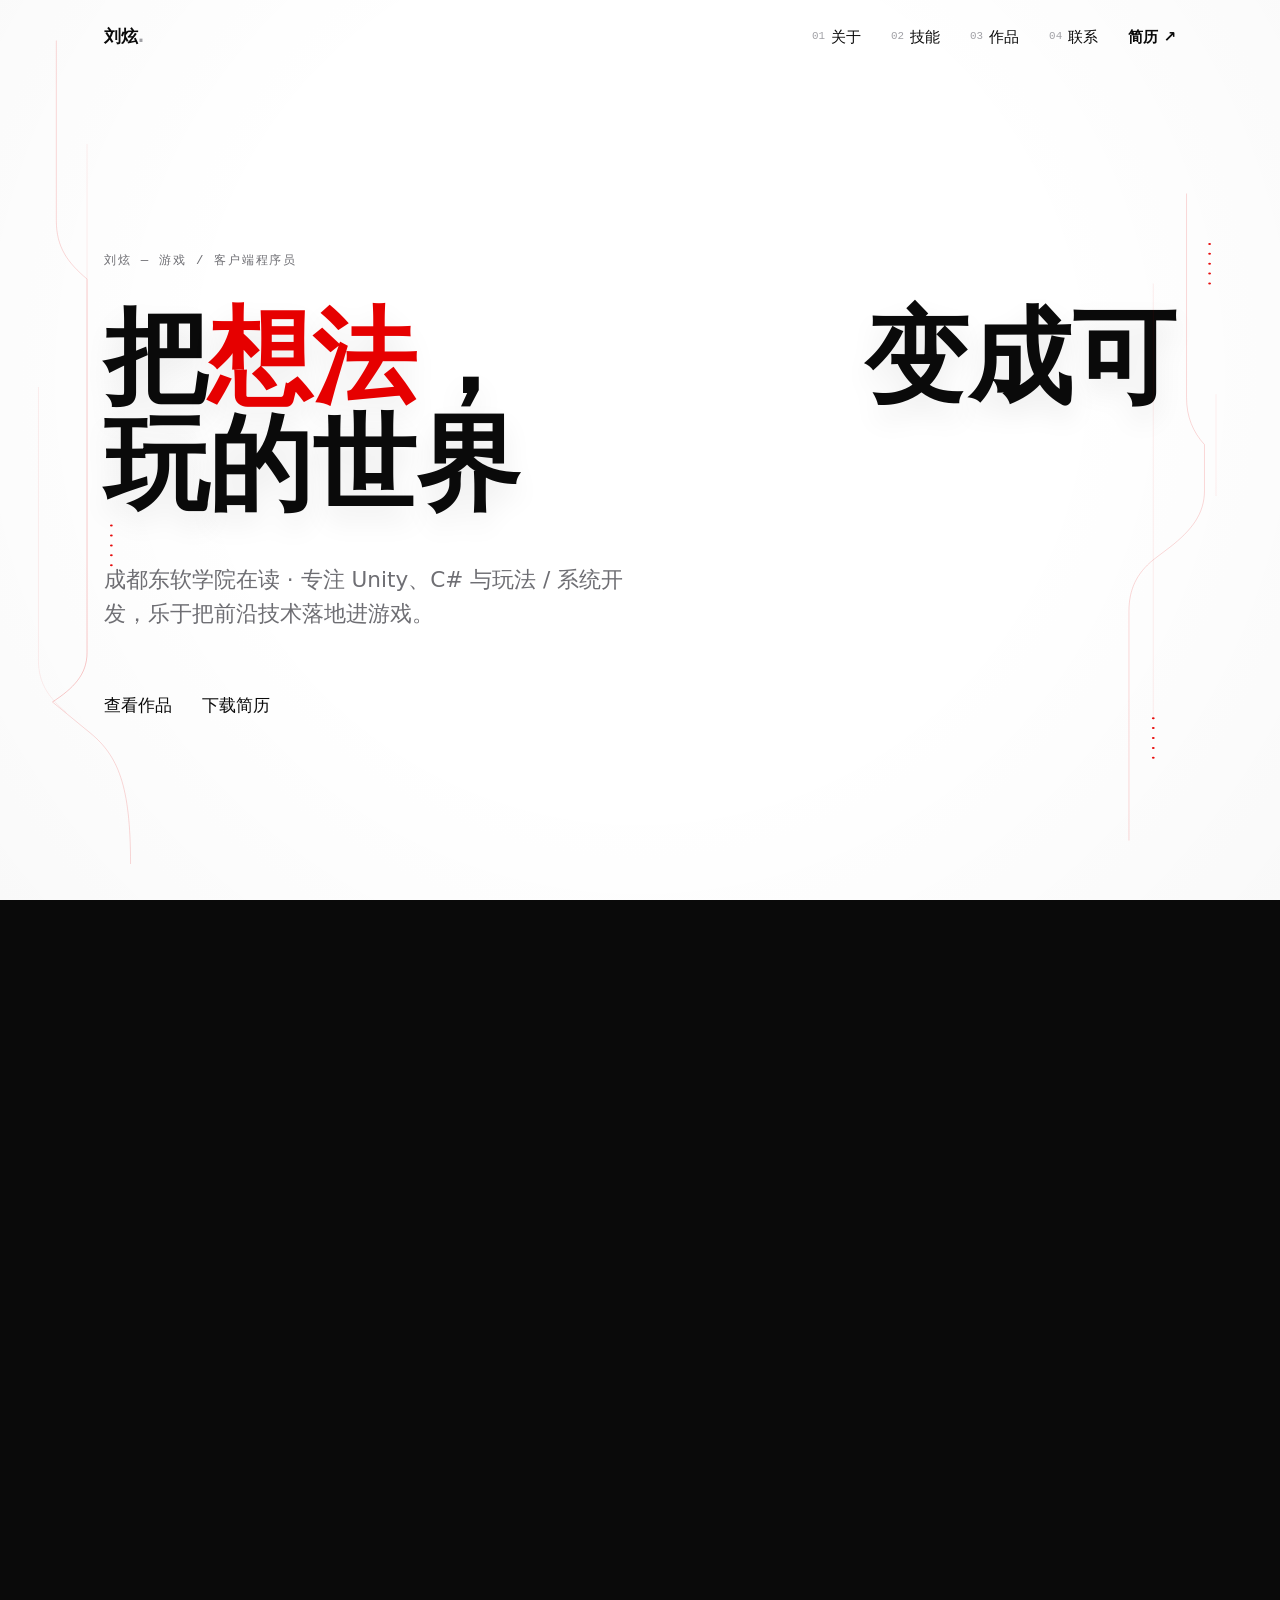
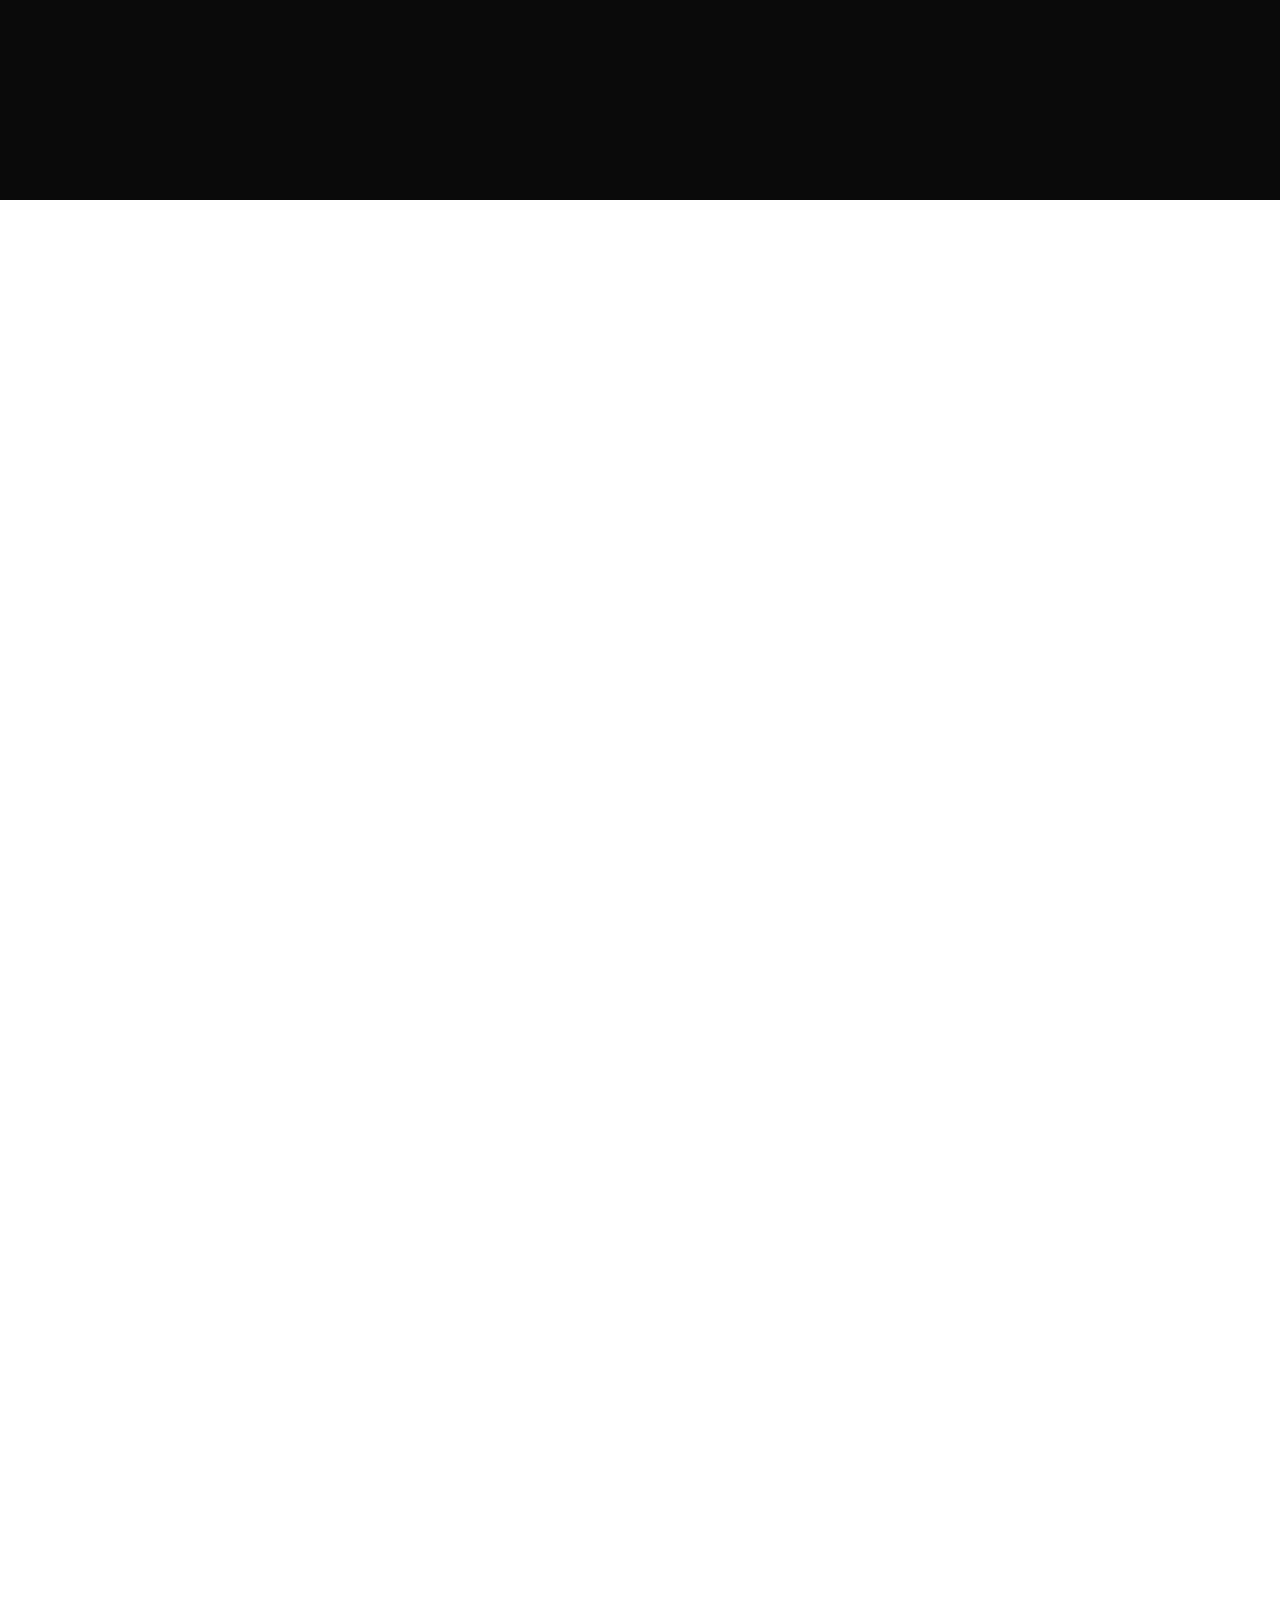
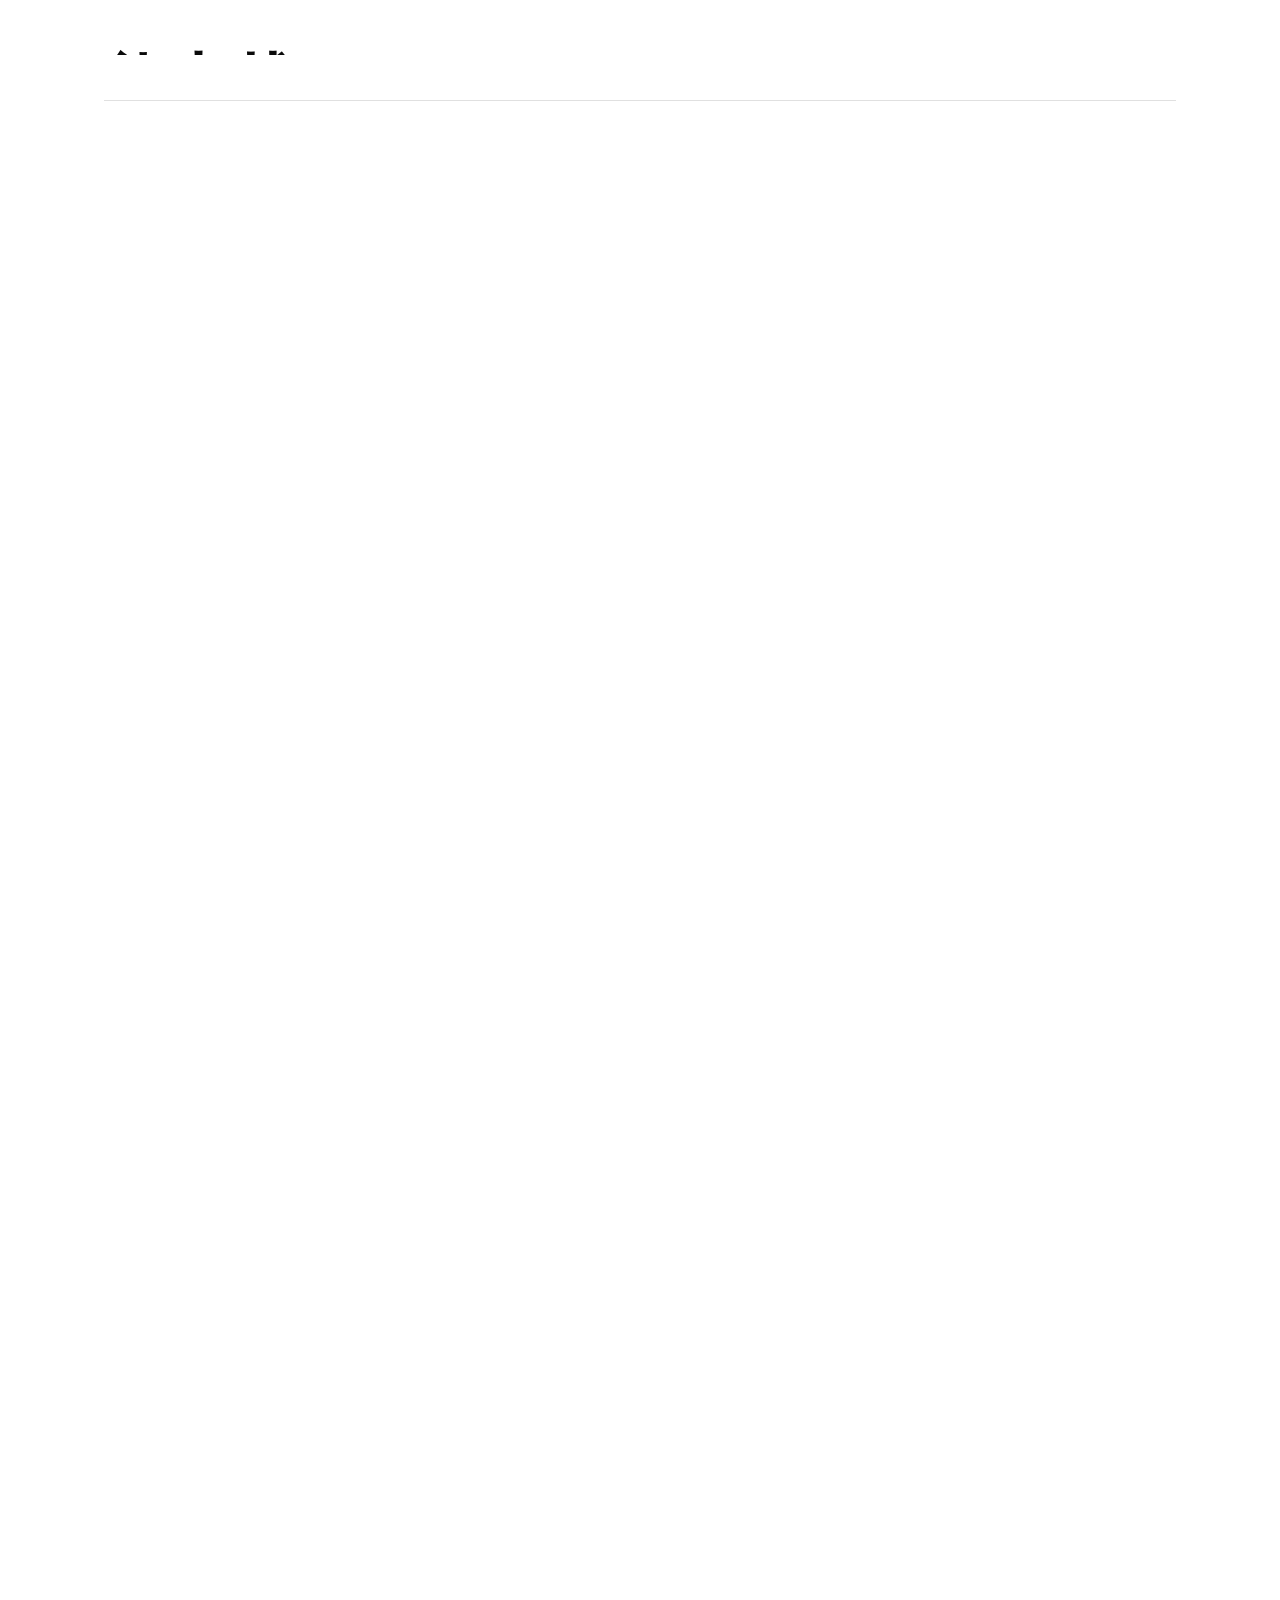
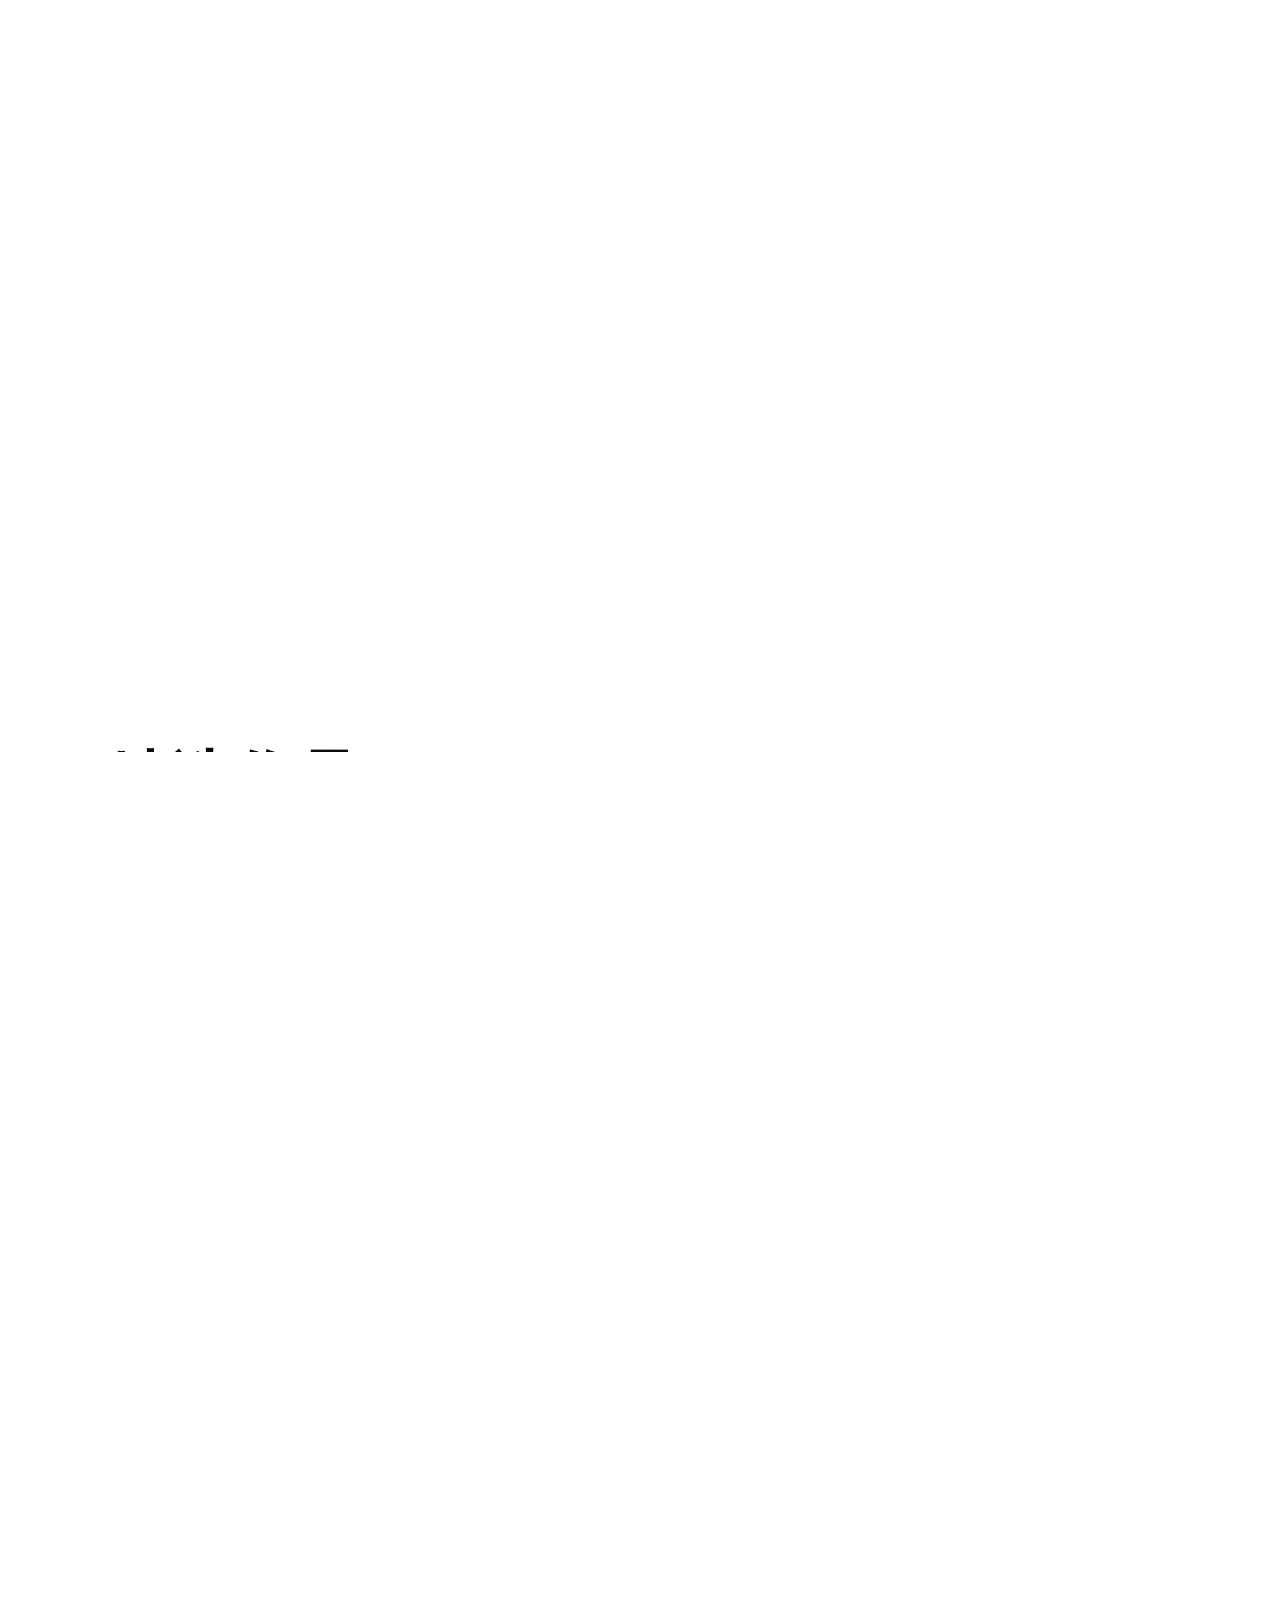
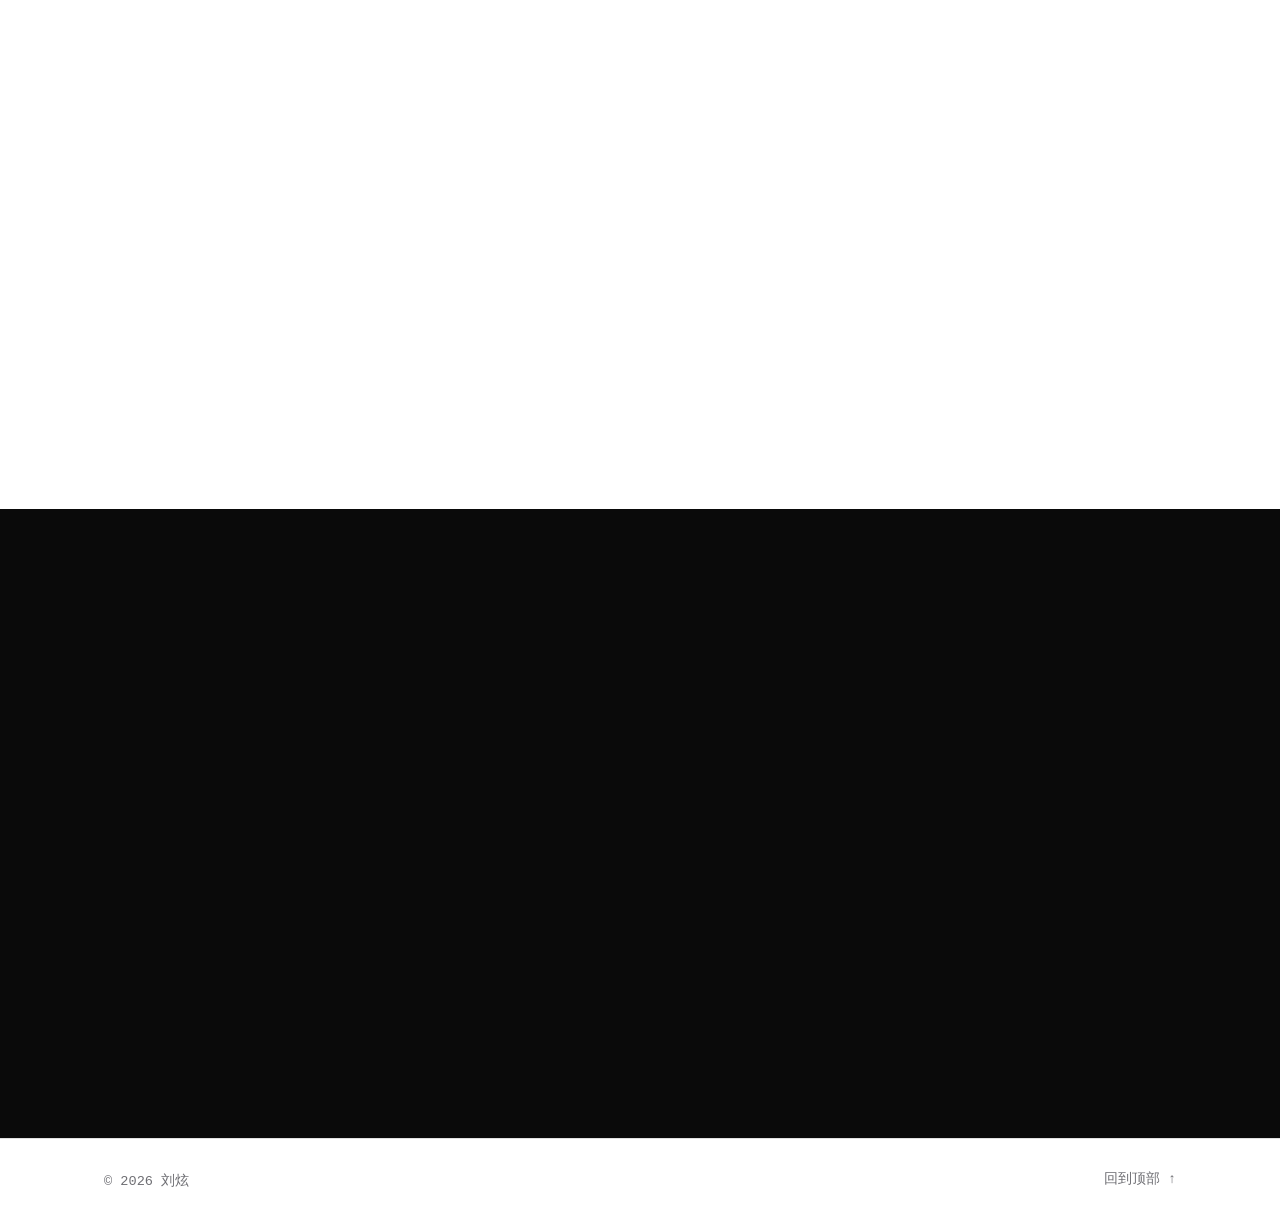
<file: index.html>
<!DOCTYPE html>
<html lang="zh-CN">
<head>
  <meta charset="UTF-8" />
  <meta name="viewport" content="width=device-width, initial-scale=1.0" />
  <title>刘炫 — 游戏 / 客户端程序员</title>
  <meta name="description" content="游戏 / 客户端程序员，专注 Unity、C# 与玩法系统开发。极简个人作品集。" />
  <meta name="author" content="刘炫" />
  <meta name="theme-color" content="#ffffff" />
  <meta property="og:type" content="website" />
  <meta property="og:title" content="刘炫 — 游戏 / 客户端程序员" />
  <meta property="og:description" content="游戏 / 客户端程序员，专注 Unity、C# 与玩法系统开发。" />
  <meta property="og:image" content="./assets/img/og-image.png" />
  <meta property="og:image:width" content="1200" />
  <meta property="og:image:height" content="630" />
  <meta property="og:image:alt" content="刘炫 — 游戏 / 客户端程序员 · 作品集" />
  <meta name="twitter:card" content="summary_large_image" />
  <link rel="icon" type="image/svg+xml" href="./favicon.svg" />
  <link rel="stylesheet" href="./styles.css" />
  <script>document.documentElement.classList.add("js");</script>
  <noscript><style>#preloader{display:none!important}.js [data-reveal],.js [data-split]{opacity:1!important;transform:none!important}</style></noscript>
</head>

<body>
  <a class="skip-link" href="#home">跳到主内容</a>
  <div class="progress" aria-hidden="true"><span id="progressBar"></span></div>
  <svg class="redline-layer" viewBox="0 0 100 100" preserveAspectRatio="none" aria-hidden="true" focusable="false">
    <path class="redline redline--strong" d="M4.4 4.5 V24.5 C4.4 27.5 5.3 29.2 6.8 31 V72.5 C6.8 75 5.7 76.5 4.1 78 L7.1 81.5 C9.2 84 10.2 87.2 10.2 96" />
    <path class="redline redline--soft" d="M6.8 16 V72.5 C6.8 75 5.7 76.5 4.1 78" />
    <path class="redline redline--soft" d="M3 43 V73.3 C3 76.1 3.9 77.6 5.2 79.2" />
    <path class="redline redline--strong" d="M92.7 21.5 V44.2 C92.7 46.3 93.2 48 94.1 49.4 V54.5 C94.1 57.1 93.1 58.9 91.4 60.8 L90.1 62.2 C88.8 63.7 88.2 65.5 88.2 67.9 V93.4" />
    <path class="redline redline--soft" d="M90.1 31.5 V80" />
    <path class="redline redline--soft" d="M95 43.8 V55.1" />
    <g class="redline-dots">
      <circle cx="8.7" cy="58.4" r=".11" />
      <circle cx="8.7" cy="59.5" r=".11" />
      <circle cx="8.7" cy="60.6" r=".11" />
      <circle cx="8.7" cy="61.7" r=".11" />
      <circle cx="8.7" cy="62.8" r=".11" />
      <circle cx="94.5" cy="27.1" r=".11" />
      <circle cx="94.5" cy="28.2" r=".11" />
      <circle cx="94.5" cy="29.3" r=".11" />
      <circle cx="94.5" cy="30.4" r=".11" />
      <circle cx="94.5" cy="31.5" r=".11" />
      <circle cx="90.1" cy="79.8" r=".11" />
      <circle cx="90.1" cy="80.9" r=".11" />
      <circle cx="90.1" cy="82" r=".11" />
      <circle cx="90.1" cy="83.1" r=".11" />
      <circle cx="90.1" cy="84.2" r=".11" />
    </g>
  </svg>

  <div id="preloader" aria-hidden="true">
    <div class="preloader__inner">
      <span class="preloader__word mono">LOADING</span>
      <span class="preloader__num mono"><span id="loadNum">0</span><span class="preloader__pct">%</span></span>
    </div>
    <div class="preloader__bar"><span id="loadBar"></span></div>
  </div>

  <header class="nav" id="nav">
    <div class="container nav__inner">
      <a class="nav__brand" href="#home" aria-label="返回首页">
        <span class="nav__name">刘炫<span class="nav__dot">.</span></span>
        <span class="nav__role">游戏 / 客户端程序员</span>
      </a>
      <nav class="nav__links" id="navLinks" aria-label="主导航">
        <a href="#about"><span class="nav__idx mono">01</span>关于</a>
        <a href="#skills"><span class="nav__idx mono">02</span>技能</a>
        <a href="#work"><span class="nav__idx mono">03</span>作品</a>
        <a href="#contact"><span class="nav__idx mono">04</span>联系</a>
        <a class="nav__resume" href="./assets/resume.pdf" target="_blank" rel="noopener">简历 ↗</a>
      </nav>
      <button class="nav__toggle" id="navToggle" aria-label="打开菜单" aria-expanded="false" aria-controls="navLinks">
        <span></span><span></span>
      </button>
    </div>
  </header>

  <main>
    <section class="hero" id="home">
      <div class="container">
        <p class="eyebrow mono">刘炫 — 游戏 / 客户端程序员</p>
        <h1 class="hero__title hero__title--poster display">
          <span class="hero__line hero__line--top">
            <span class="hero__phrase hero__phrase--lead">把<span class="text-red">想法</span>，</span>
            <span class="hero__phrase hero__phrase--right">变成可</span>
          </span>
          <span class="hero__line hero__line--bottom">玩的世界</span>
        </h1>
        <p class="hero__lead">成都东软学院在读 · 专注 Unity、C# 与玩法 / 系统开发，乐于把前沿技术落地进游戏。</p>
        <div class="hero__actions">
          <a class="link-underline" href="#work">查看作品</a>
          <a class="link-underline" href="./assets/resume.pdf" target="_blank" rel="noopener">下载简历</a>
        </div>
      </div>
      <div class="hero__cue mono" data-reveal aria-hidden="true">向下滚动 <span class="hero__cue-line"></span></div>
    </section>

    <!-- 关于：I'M A ___ 动画面板 ×3 -->
    <section class="section panels about-showcase" id="about">
      <div class="container">
        <div class="section__head section__head--row about-showcase__head">
          <p class="eyebrow mono" data-reveal>(01) 关于</p>
          <h2 class="h2 display" data-split>关于我</h2>
        </div>

        <article class="panel">
          <div class="panel__text">
            <p class="panel__im mono" data-reveal>I'M A</p>
            <h2 class="panel__role display" data-split>UNITY CLIENT ENGINEER</h2>
            <p class="panel__sub" data-reveal>负责把想法落地成可玩的 Demo</p>
          </div>
          <div class="panel__art" data-reveal aria-hidden="true">
            <svg class="mk" viewBox="0 0 560 380" xmlns="http://www.w3.org/2000/svg" role="img" aria-label="游戏引擎界面动画">
              <rect x="8" y="8" width="544" height="364" rx="16" fill="#ffffff" stroke="#111111" stroke-width="2"/>
              <line x1="8" y1="46" x2="552" y2="46" stroke="#e6e6e8" stroke-width="2"/>
              <circle cx="30" cy="27" r="4" fill="none" stroke="#111111" stroke-width="1.5"/>
              <circle cx="46" cy="27" r="4" fill="none" stroke="#111111" stroke-width="1.5"/>
              <circle cx="62" cy="27" r="4" fill="none" stroke="#111111" stroke-width="1.5"/>
              <circle class="mk-play" cx="500" cy="27" r="12" fill="#ff3b30"/>
              <path class="mk-play" d="M495 21 L495 33 L507 27 Z" fill="#ffffff"/>
              <rect x="24" y="62" width="120" height="234" rx="8" fill="#f6f6f7" stroke="#e6e6e8" stroke-width="1.5"/>
              <rect x="36" y="80" width="82" height="8" rx="4" fill="#d7d7db"/>
              <rect x="34" y="100" width="100" height="16" rx="5" fill="rgba(255,59,48,.14)"/>
              <rect x="44" y="104" width="70" height="8" rx="4" fill="#ff3b30"/>
              <rect x="44" y="128" width="74" height="8" rx="4" fill="#d7d7db"/>
              <rect x="44" y="148" width="60" height="8" rx="4" fill="#d7d7db"/>
              <rect x="36" y="172" width="82" height="8" rx="4" fill="#d7d7db"/>
              <rect x="44" y="192" width="66" height="8" rx="4" fill="#d7d7db"/>
              <rect x="160" y="62" width="236" height="198" rx="8" fill="#ffffff" stroke="#111111" stroke-width="2"/>
              <line x1="178" y1="228" x2="378" y2="228" stroke="#e0e0e2" stroke-width="2"/>
              <ellipse class="mk-shadow" cx="278" cy="230" rx="30" ry="7" fill="#111111" opacity="0.26"/>
              <g class="mk-ball">
                <circle cx="278" cy="200" r="24" fill="#ff3b30"/>
                <line x1="278" y1="200" x2="316" y2="200" stroke="#ff3b30" stroke-width="2"/>
                <line x1="278" y1="200" x2="278" y2="166" stroke="#111111" stroke-width="2"/>
              </g>
              <rect x="408" y="62" width="120" height="198" rx="8" fill="#f6f6f7" stroke="#e6e6e8" stroke-width="1.5"/>
              <rect x="420" y="80" width="64" height="8" rx="4" fill="#c9c9ce"/>
              <rect x="420" y="104" width="40" height="8" rx="4" fill="#d7d7db"/>
              <rect x="470" y="104" width="46" height="8" rx="4" fill="#d7d7db"/>
              <rect x="420" y="124" width="40" height="8" rx="4" fill="#d7d7db"/>
              <rect x="470" y="124" width="46" height="8" rx="4" fill="#d7d7db"/>
              <line x1="420" y1="152" x2="516" y2="152" stroke="#dcdce0" stroke-width="2"/>
              <circle cx="470" cy="152" r="6" fill="#ff3b30"/>
              <rect x="420" y="172" width="96" height="8" rx="4" fill="#d7d7db"/>
              <rect x="420" y="192" width="70" height="8" rx="4" fill="#d7d7db"/>
              <rect x="160" y="272" width="368" height="88" rx="8" fill="#f6f6f7" stroke="#e6e6e8" stroke-width="1.5"/>
              <rect x="176" y="288" width="120" height="12" rx="6" fill="#d7d7db"/>
              <rect x="304" y="288" width="80" height="12" rx="6" fill="#ff3b30" opacity="0.55"/>
              <rect x="176" y="310" width="80" height="12" rx="6" fill="#d7d7db"/>
              <rect x="264" y="310" width="140" height="12" rx="6" fill="#d7d7db"/>
              <rect x="176" y="332" width="150" height="12" rx="6" fill="#d7d7db"/>
              <rect x="334" y="332" width="60" height="12" rx="6" fill="#ff3b30" opacity="0.55"/>
              <g class="mk-playhead">
                <line x1="196" y1="280" x2="196" y2="352" stroke="#ff3b30" stroke-width="2"/>
                <path d="M190 280 L202 280 L196 288 Z" fill="#ff3b30"/>
              </g>
            </svg>
          </div>
        </article>

        <article class="panel">
          <div class="panel__text">
            <p class="panel__im mono" data-reveal>I'M A</p>
            <h2 class="panel__role display" data-split>AI EXPLORER</h2>
            <p class="panel__sub" data-reveal>探索 AI 驱动的游戏与工具链可能性</p>
          </div>
          <div class="panel__art" data-reveal aria-hidden="true">
            <svg class="mk" viewBox="0 0 560 380" xmlns="http://www.w3.org/2000/svg" role="img" aria-label="神经网络动画">
              <rect x="8" y="8" width="544" height="364" rx="16" fill="#ffffff" stroke="#111111" stroke-width="2"/>
              <line x1="8" y1="46" x2="552" y2="46" stroke="#e6e6e8" stroke-width="2"/>
              <circle cx="30" cy="27" r="4" fill="none" stroke="#111111" stroke-width="1.5"/>
              <circle cx="46" cy="27" r="4" fill="none" stroke="#111111" stroke-width="1.5"/>
              <circle cx="62" cy="27" r="4" fill="none" stroke="#111111" stroke-width="1.5"/>
              <circle class="ai-live" cx="502" cy="27" r="6" fill="#ff3b30"/>
              <g class="ai-edge" stroke="#cdcdd2" stroke-width="1.5" fill="none">
                <line x1="140" y1="140" x2="300" y2="120"/><line x1="140" y1="140" x2="300" y2="185"/><line x1="140" y1="140" x2="300" y2="250"/>
                <line x1="140" y1="200" x2="300" y2="120"/><line x1="140" y1="200" x2="300" y2="185"/><line x1="140" y1="200" x2="300" y2="250"/>
                <line x1="140" y1="260" x2="300" y2="120"/><line x1="140" y1="260" x2="300" y2="185"/><line x1="140" y1="260" x2="300" y2="250"/>
                <line x1="300" y1="120" x2="450" y2="160"/><line x1="300" y1="120" x2="450" y2="225"/>
                <line x1="300" y1="185" x2="450" y2="160"/><line x1="300" y1="185" x2="450" y2="225"/>
                <line x1="300" y1="250" x2="450" y2="160"/><line x1="300" y1="250" x2="450" y2="225"/>
              </g>
              <g fill="#ffffff" stroke="#111111" stroke-width="2">
                <circle class="ai-node" style="animation-delay:0ms" cx="140" cy="140" r="13"/>
                <circle class="ai-node" style="animation-delay:200ms" cx="140" cy="200" r="13" fill="#ff3b30"/>
                <circle class="ai-node" style="animation-delay:400ms" cx="140" cy="260" r="13"/>
                <circle class="ai-node" style="animation-delay:150ms" cx="300" cy="120" r="13"/>
                <circle class="ai-node" style="animation-delay:500ms" cx="300" cy="185" r="13" fill="#ff3b30"/>
                <circle class="ai-node" style="animation-delay:300ms" cx="300" cy="250" r="13"/>
                <circle class="ai-node" style="animation-delay:650ms" cx="450" cy="160" r="13" fill="#ff3b30"/>
                <circle class="ai-node" style="animation-delay:350ms" cx="450" cy="225" r="13"/>
              </g>
              <rect x="70" y="300" width="420" height="46" rx="9" fill="#f6f6f7" stroke="#e6e6e8" stroke-width="1.5"/>
              <rect x="88" y="318" width="280" height="10" rx="5" fill="#d7d7db"/>
              <rect class="ai-cursor" x="378" y="312" width="3" height="22" fill="#ff3b30"/>
              <rect x="452" y="313" width="22" height="20" rx="5" fill="#ff3b30"/>
            </svg>
          </div>
        </article>

        <article class="panel">
          <div class="panel__text">
            <p class="panel__im mono" data-reveal>I'M A</p>
            <h2 class="panel__role display" data-split>GAME ENTHUSIAST</h2>
            <p class="panel__sub" data-reveal>热爱玩法设计与互动体验构建</p>
          </div>
          <div class="panel__art" data-reveal aria-hidden="true">
            <svg class="mk" viewBox="0 0 560 380" xmlns="http://www.w3.org/2000/svg" role="img" aria-label="游戏与手柄动画">
              <rect x="8" y="8" width="544" height="364" rx="16" fill="#ffffff" stroke="#111111" stroke-width="2"/>
              <line x1="8" y1="46" x2="552" y2="46" stroke="#e6e6e8" stroke-width="2"/>
              <circle cx="30" cy="27" r="4" fill="none" stroke="#111111" stroke-width="1.5"/>
              <circle cx="46" cy="27" r="4" fill="none" stroke="#111111" stroke-width="1.5"/>
              <circle cx="62" cy="27" r="4" fill="none" stroke="#111111" stroke-width="1.5"/>
              <rect x="70" y="62" width="420" height="178" rx="8" fill="#ffffff" stroke="#111111" stroke-width="2"/>
              <circle cx="92" cy="84" r="5" fill="#ff3b30"/>
              <circle cx="108" cy="84" r="5" fill="#ff3b30"/>
              <circle cx="124" cy="84" r="5" fill="none" stroke="#111111" stroke-width="1.5"/>
              <rect x="410" y="80" width="58" height="8" rx="4" fill="#d7d7db"/>
              <rect x="432" y="94" width="36" height="8" rx="4" fill="#d7d7db"/>
              <line x1="86" y1="210" x2="474" y2="210" stroke="#e0e0e2" stroke-width="2"/>
              <ellipse cx="134" cy="212" rx="16" ry="4" fill="#111111" opacity="0.18"/>
              <g class="gm-hop"><rect x="120" y="178" width="28" height="28" rx="6" fill="#ff3b30"/></g>
              <g class="gm-coin"><circle cx="402" cy="150" r="13" fill="none" stroke="#111111" stroke-width="2"/><circle cx="402" cy="150" r="5" fill="#ff3b30"/></g>
              <rect x="160" y="266" width="240" height="82" rx="30" fill="#f6f6f7" stroke="#111111" stroke-width="2"/>
              <rect x="204" y="290" width="12" height="36" rx="3" fill="#111111"/>
              <rect x="192" y="302" width="36" height="12" rx="3" fill="#111111"/>
              <circle cx="346" cy="300" r="12" fill="none" stroke="#111111" stroke-width="2"/>
              <circle class="gm-btn" cx="376" cy="314" r="12" fill="#ff3b30"/>
            </svg>
          </div>
        </article>

      </div>
    </section>

    <section class="section" id="skills">
      <div class="container">
        <div class="section__head section__head--row">
          <p class="eyebrow mono" data-reveal>(02) 技能</p>
          <h2 class="h2 display" data-split>能力栈</h2>
        </div>
        <div class="skill-scenes" aria-label="技能栈">
          <article class="skill-scene" data-reveal>
            <div class="skill-scene__word display" aria-hidden="true">ENGINE</div>
            <div class="skill-scene__body">
              <span class="skill-scene__idx mono">01</span>
              <h3 class="skill-scene__title mono">ENGINE</h3>
              <ul class="skill-list">
                <li>Unity</li>
                <li>URP</li>
                <li>UGUI</li>
                <li>XR Interaction Toolkit</li>
                <li>DOTween</li>
              </ul>
              <p class="skill-scene__note">负责场景、交互、UI 与运行时系统搭建</p>
            </div>
          </article>

          <article class="skill-scene skill-scene--reverse" data-reveal>
            <div class="skill-scene__word skill-scene__word--solid display" aria-hidden="true">CODE</div>
            <div class="skill-scene__body">
              <span class="skill-scene__idx mono">02</span>
              <h3 class="skill-scene__title mono">CODE</h3>
              <ul class="skill-list">
                <li>C#</li>
                <li>C++</li>
                <li>Lua</li>
                <li>Python</li>
                <li>Git</li>
              </ul>
              <p class="skill-scene__note">关注模块拆分、状态管理、工具化与可维护性</p>
            </div>
          </article>

          <article class="skill-scene" data-reveal>
            <div class="skill-scene__word display" aria-hidden="true">TECH</div>
            <div class="skill-scene__body">
              <span class="skill-scene__idx mono">03</span>
              <h3 class="skill-scene__title mono">TECH</h3>
              <ul class="skill-list">
                <li>Shader</li>
                <li>AI Integration</li>
                <li>3D Reconstruction</li>
                <li>Editor Tools</li>
              </ul>
              <p class="skill-scene__note">把技术点转成可展示、可运行、可复用的功能</p>
            </div>
          </article>
        </div>
      </div>
    </section>

    <section class="section" id="work">
      <div class="container">
        <div class="section__head section__head--row">
          <p class="eyebrow mono" data-reveal>(03) 作品</p>
          <h2 class="h2 display" data-split>精选作品</h2>
        </div>
        <div class="works" id="works"></div>
      </div>
    </section>

    <section class="section section--invert" id="contact">
      <div class="container">
        <p class="eyebrow mono" data-reveal>(04) 联系</p>
        <a class="contact__mail display" href="mailto:k463882702022@163.com" data-split>k463882702022@163.com</a>
        <p class="contact__note" data-reveal>正在寻找游戏 / 客户端程序方向的实习或全职机会。</p>
        <div class="contact__links" data-reveal>
          <a class="link-underline link-underline--light" href="https://github.com/Liuxuan134679" target="_blank" rel="noopener">GitHub</a>
          <a class="link-underline link-underline--light" href="https://liuxuan134679.itch.io/" target="_blank" rel="noopener">itch.io</a>
        </div>
      </div>
    </section>
  </main>

  <footer class="footer">
    <div class="container footer__inner">
      <span class="mono">© <span id="year"></span> 刘炫</span>
      <a class="mono link-underline" href="#home">回到顶部 ↑</a>
    </div>
  </footer>

  <script src="./projects.js"></script>
  <script src="./main.js"></script>
</body>
</html>
</file>
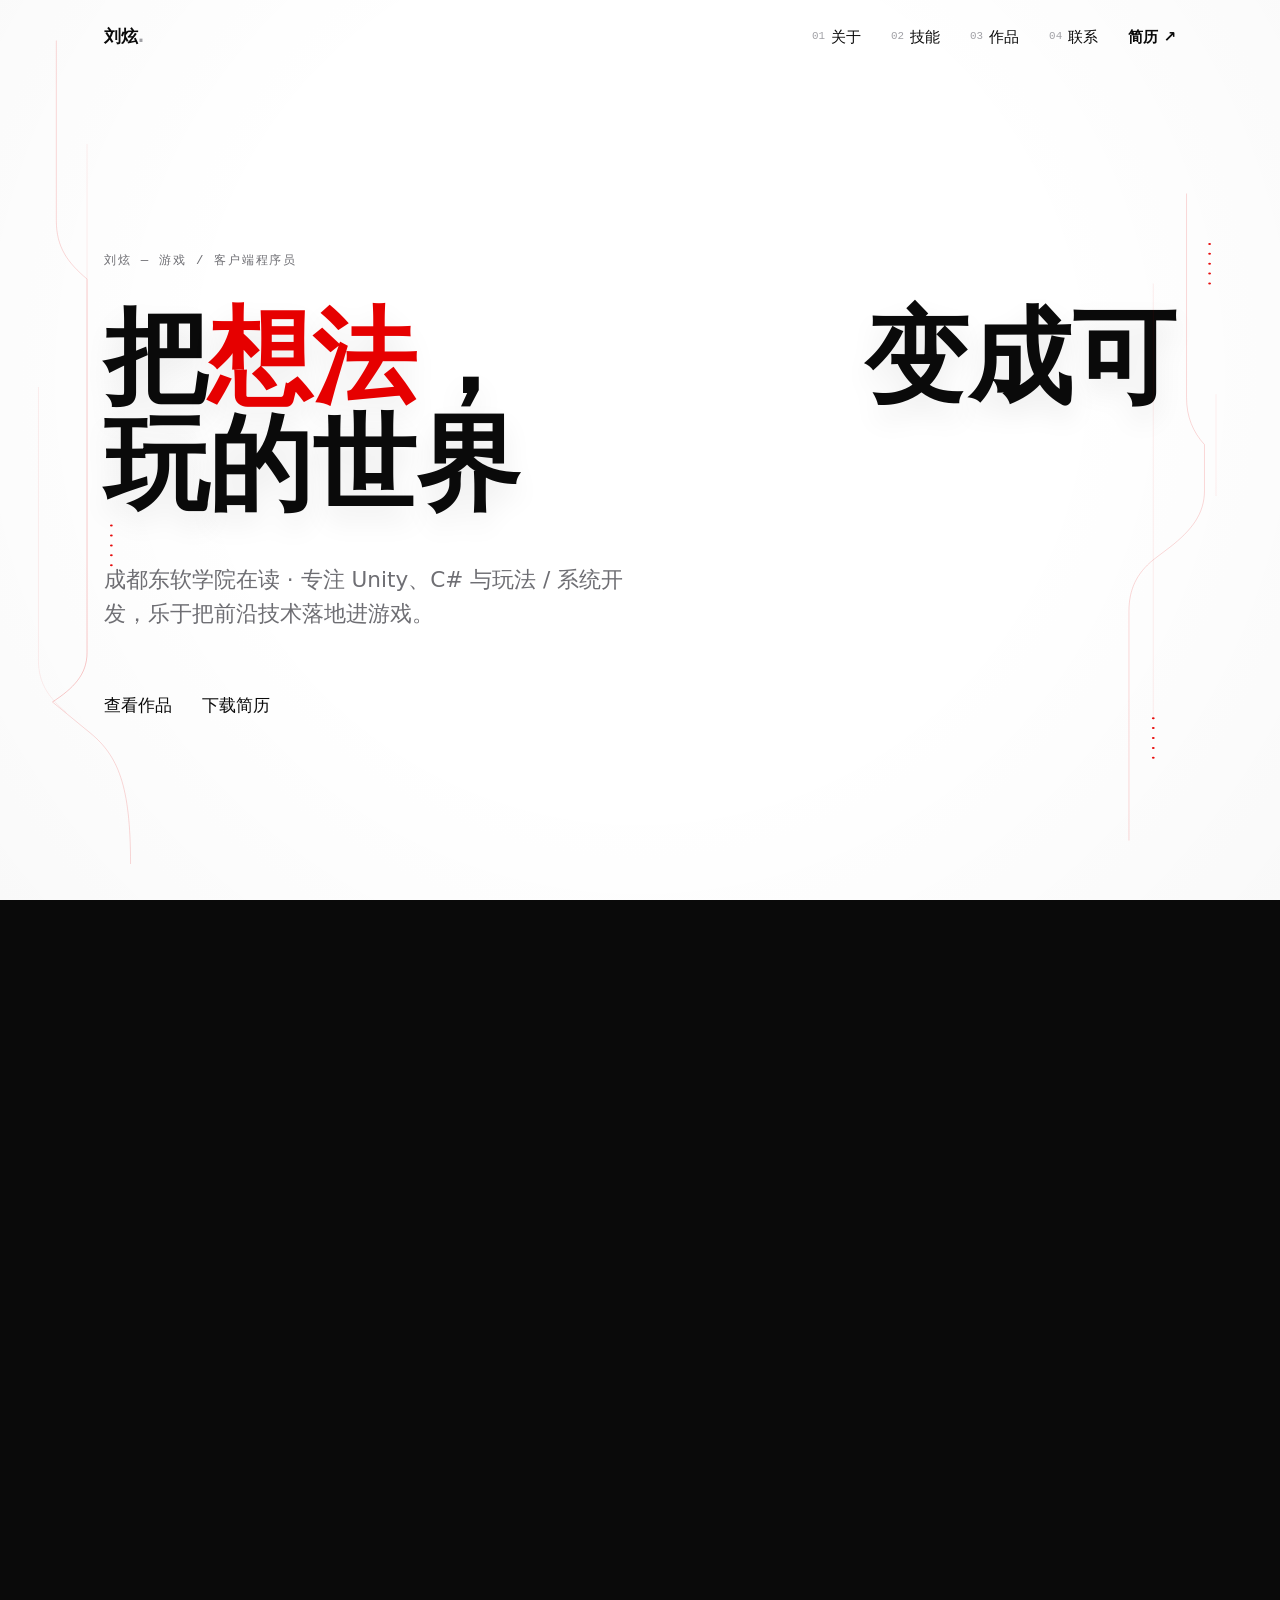
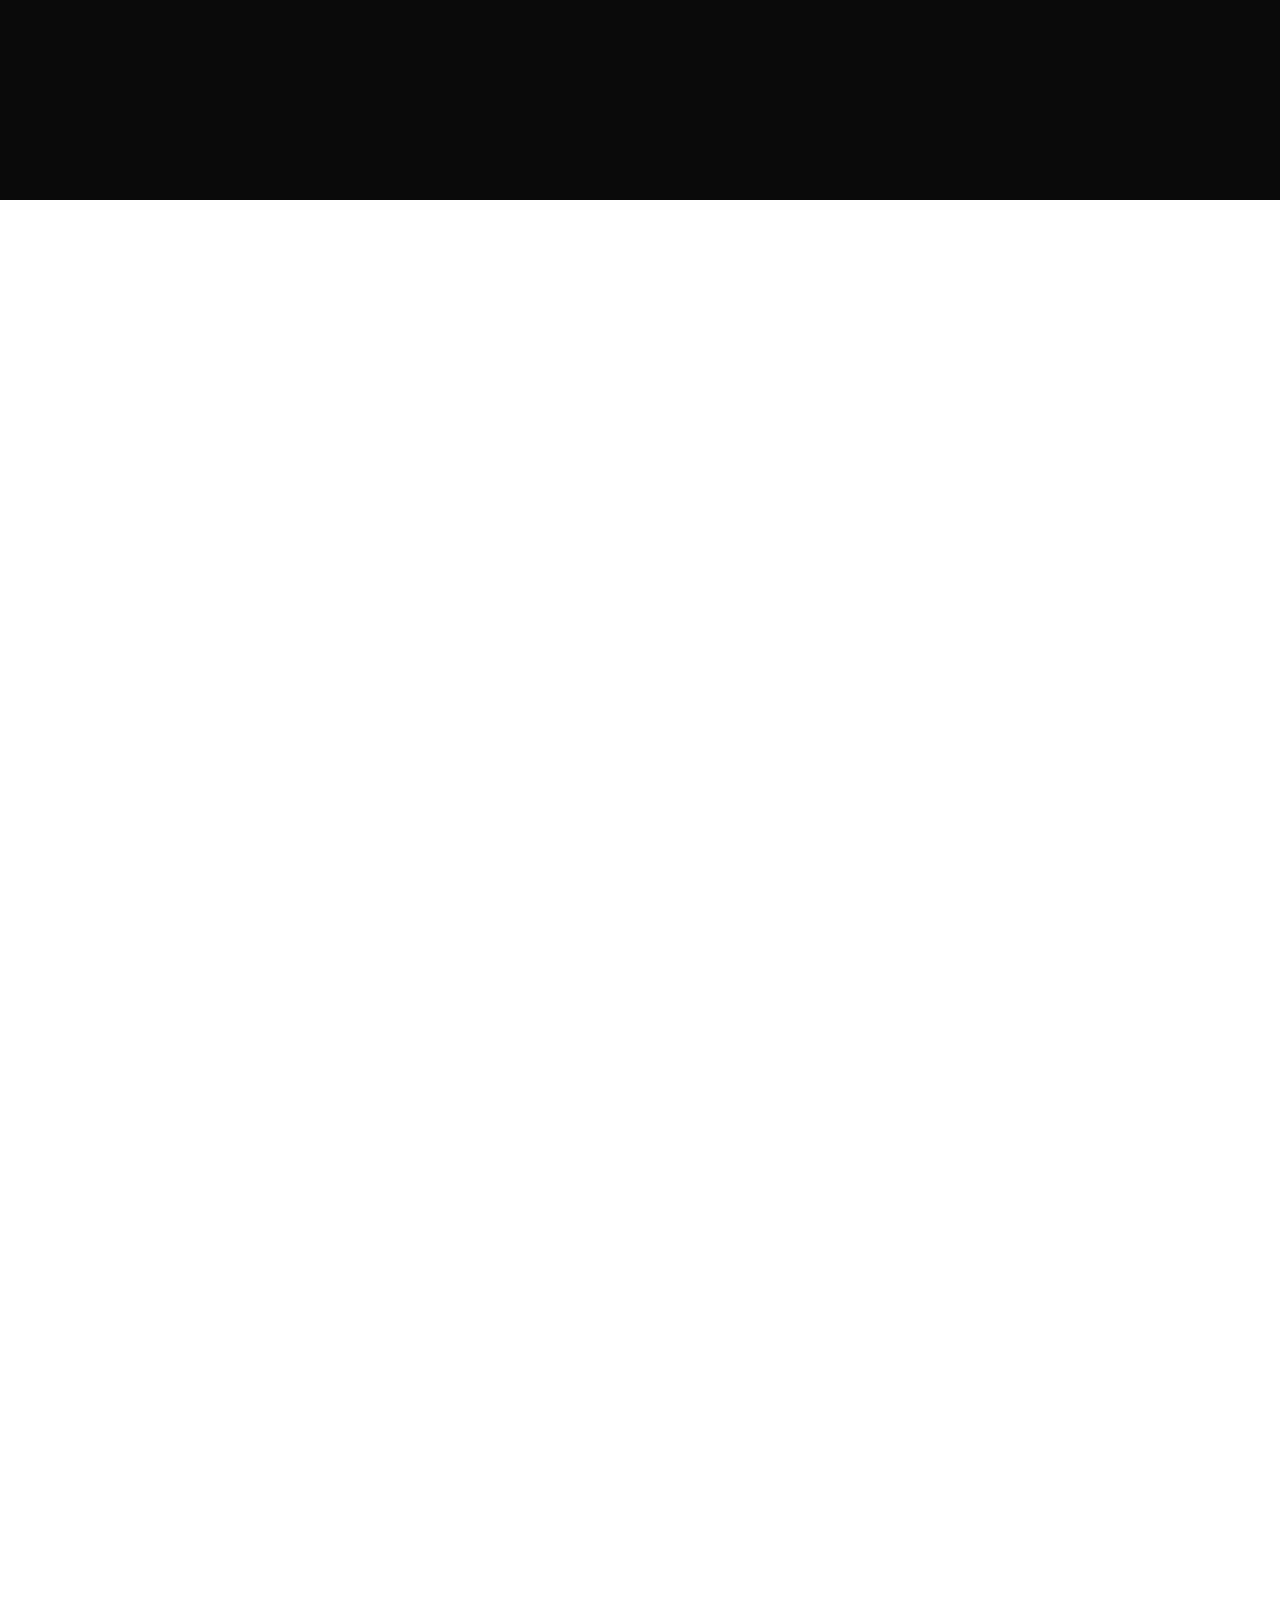
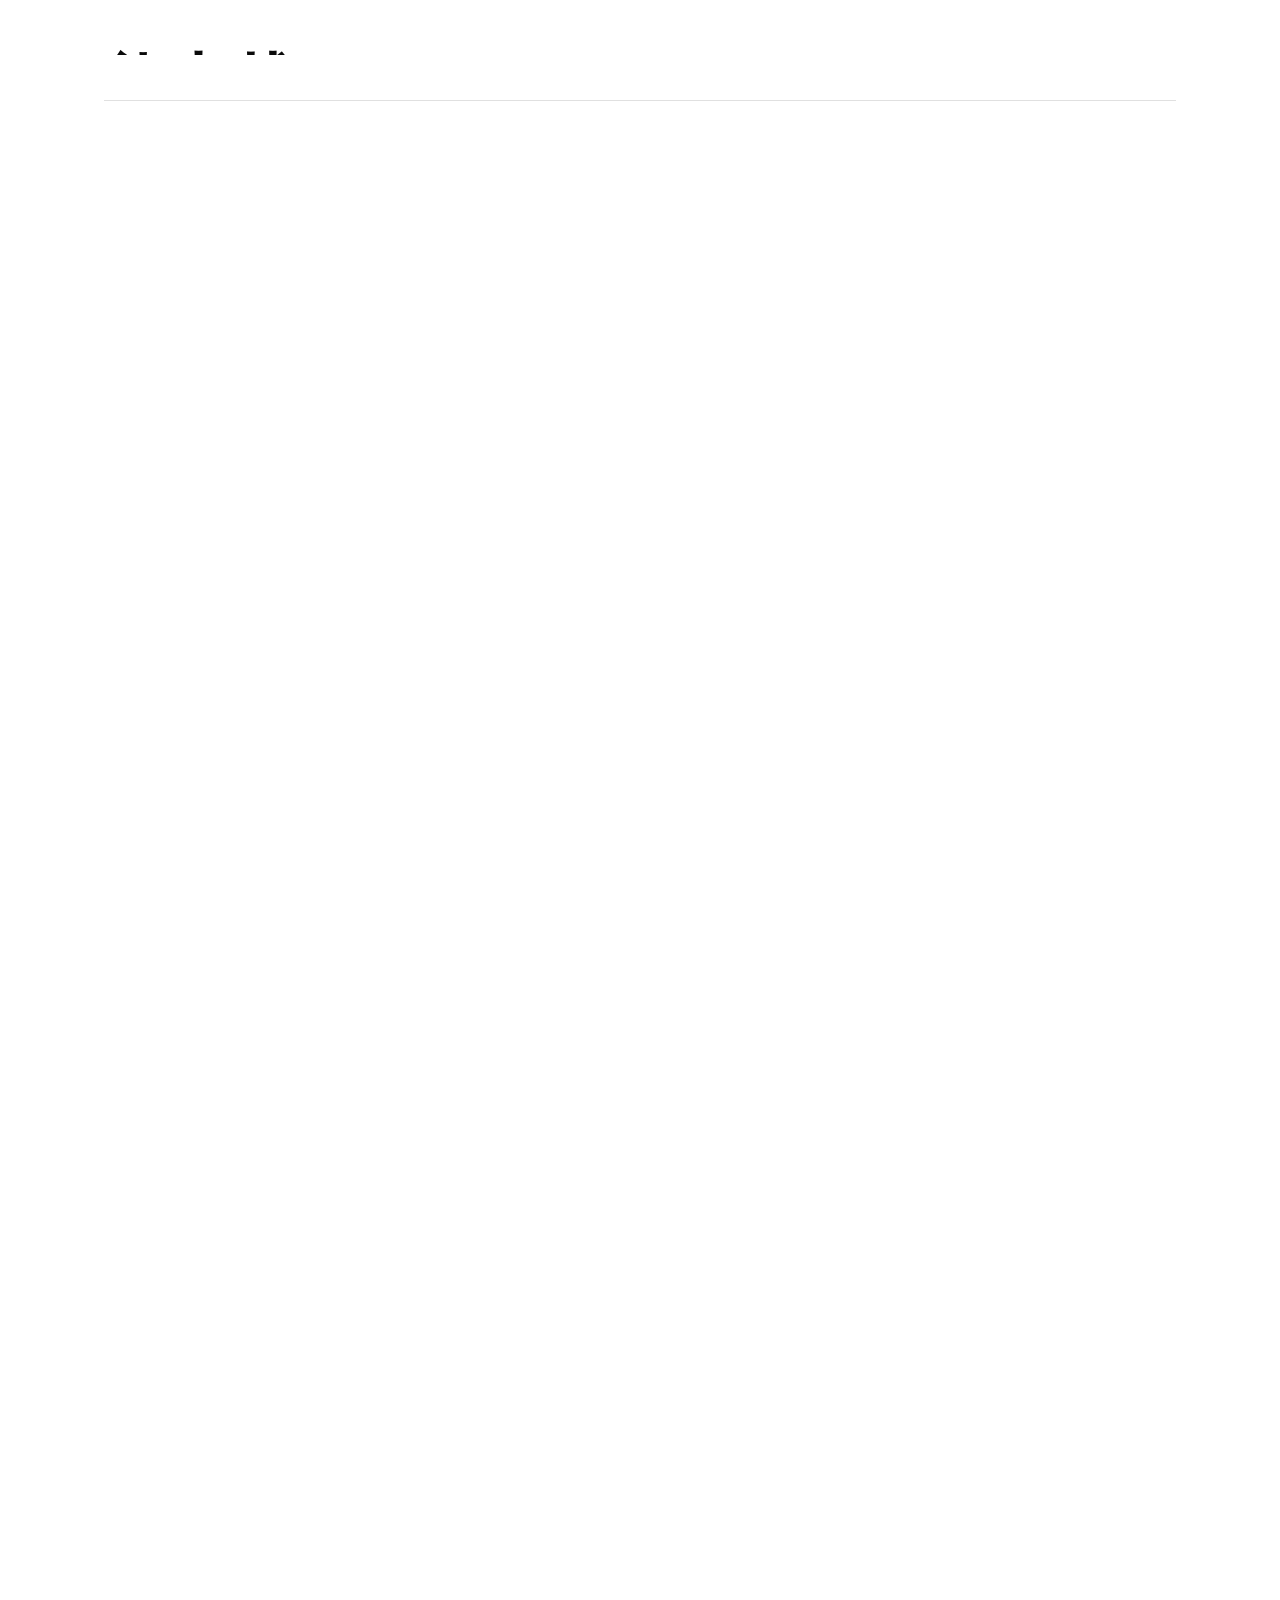
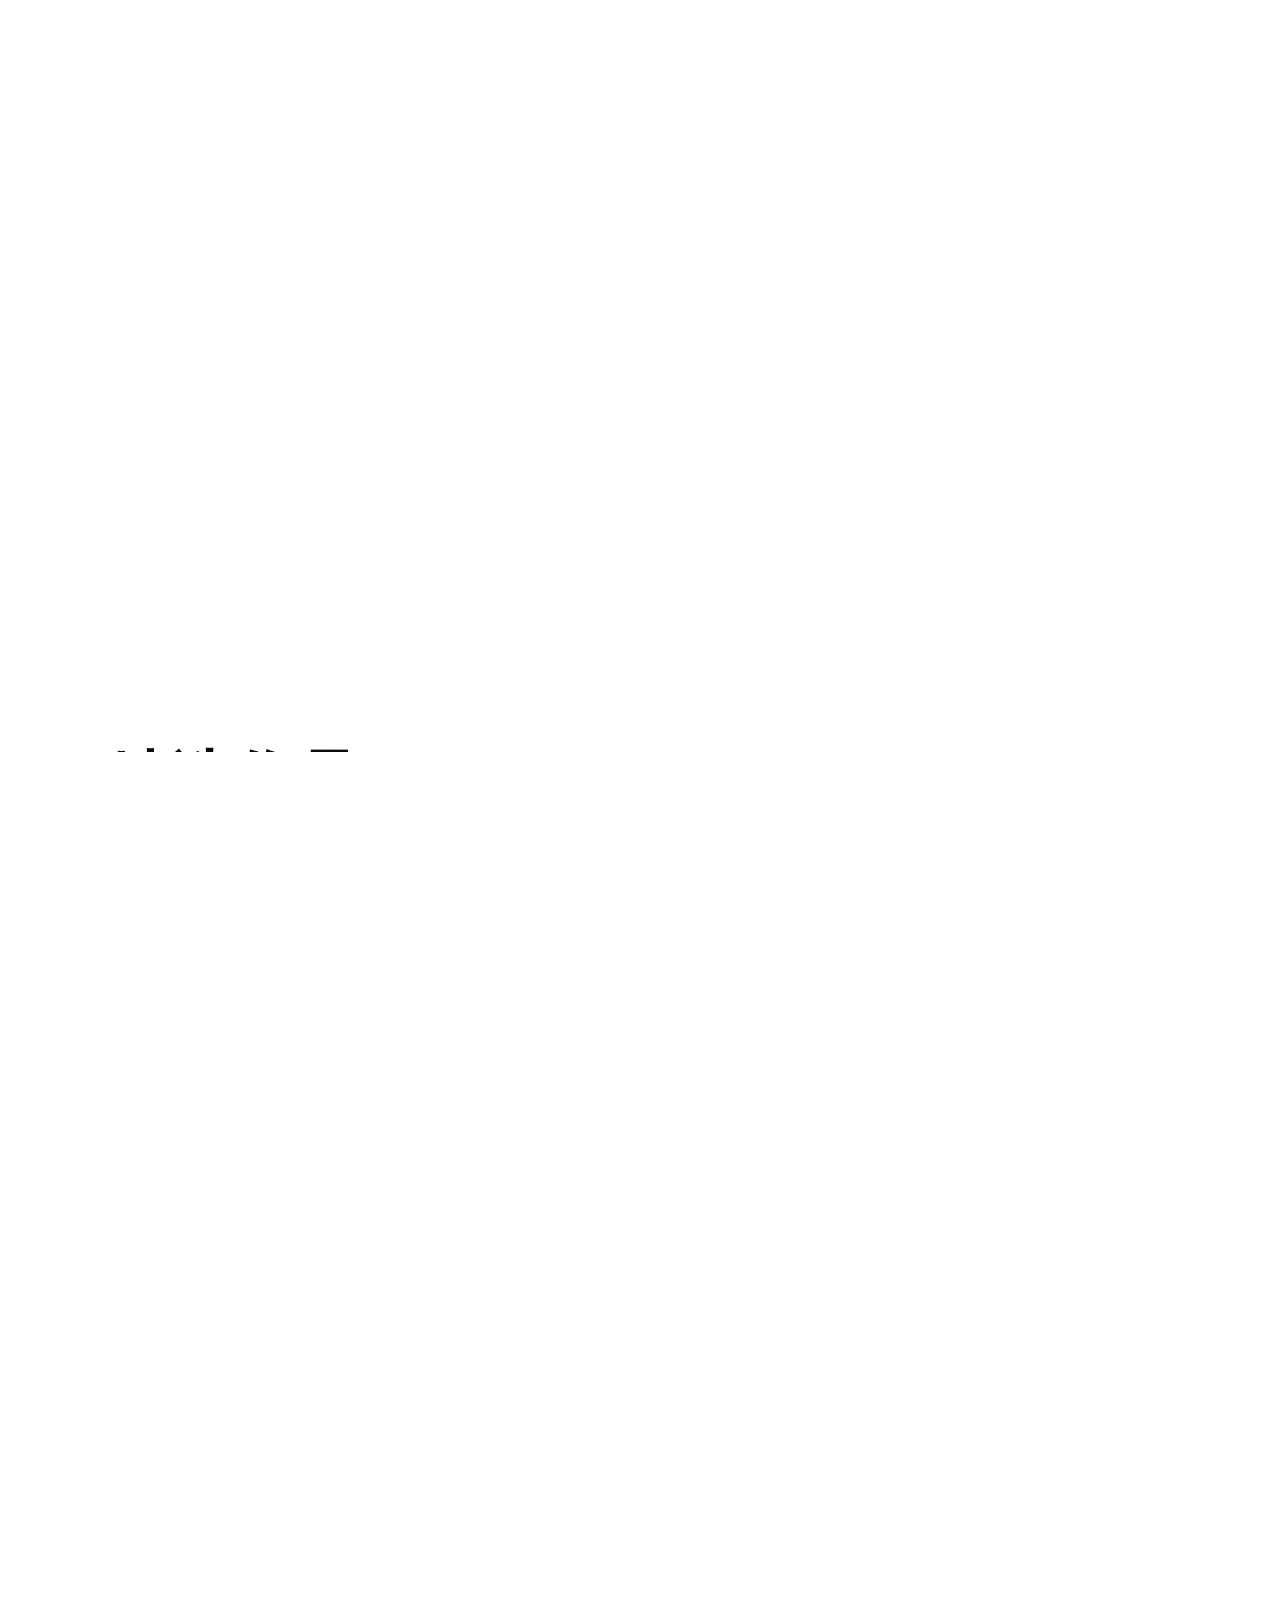
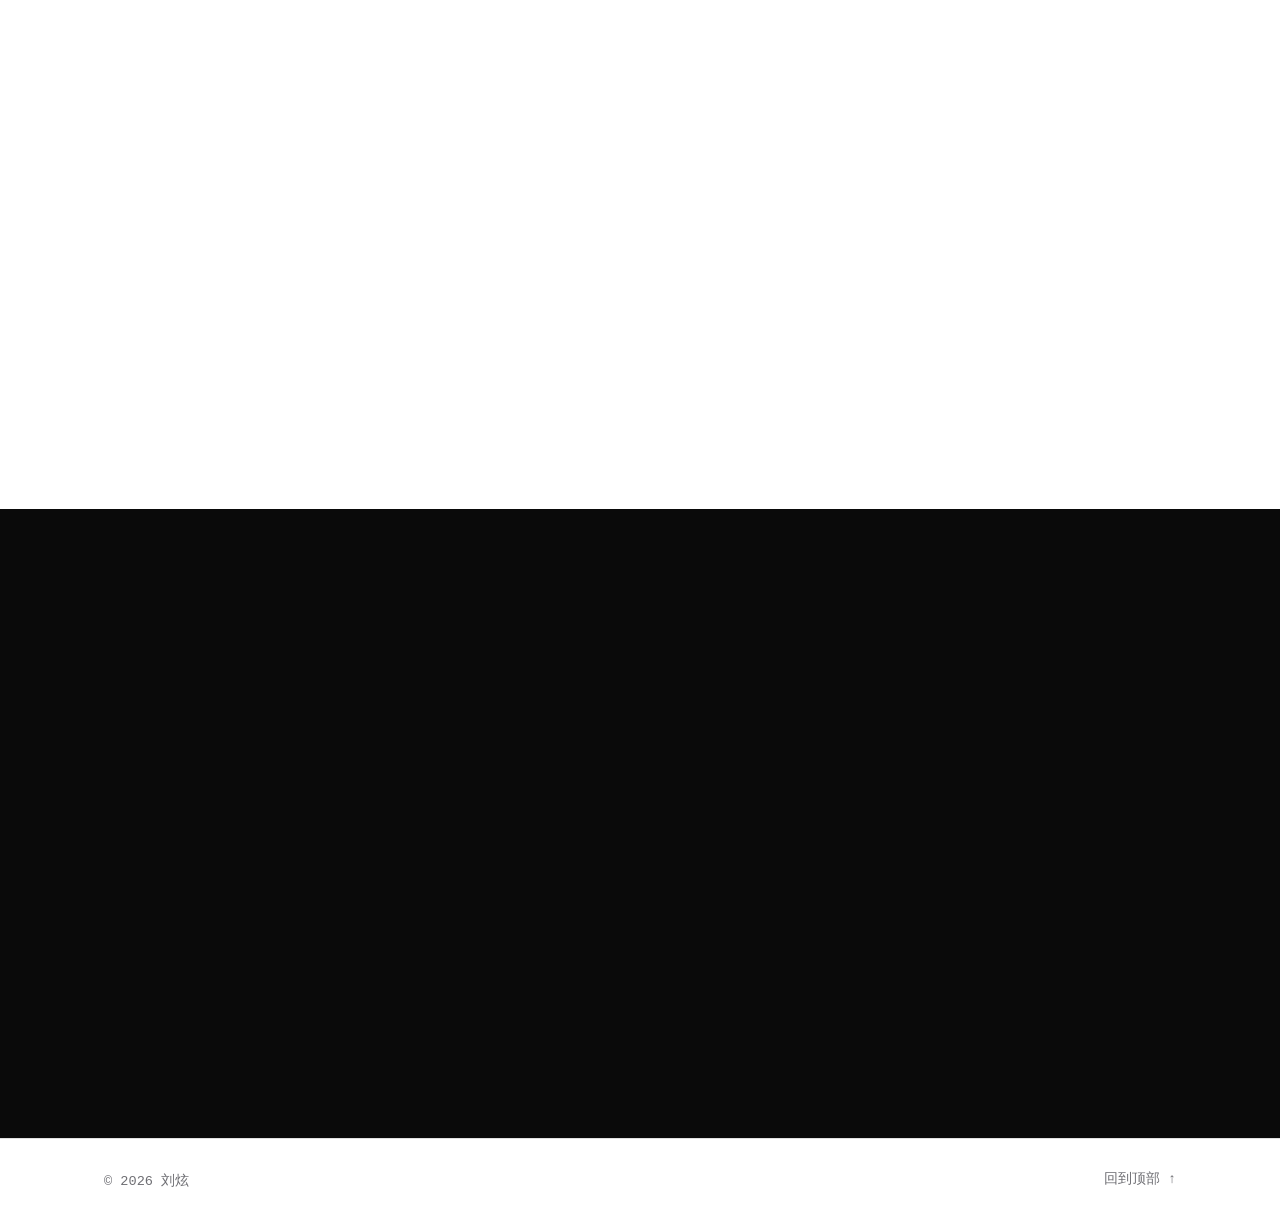
<file: wz/index.html>
<!DOCTYPE html>
<html lang="zh-CN">
<head>
  <meta charset="UTF-8" />
  <meta name="viewport" content="width=device-width, initial-scale=1.0" />
  <title>刘炫 — 游戏 / 客户端程序员</title>
  <meta name="description" content="游戏 / 客户端程序员，专注 Unity、C# 与玩法系统开发。极简个人作品集。" />
  <meta name="author" content="刘炫" />
  <meta name="theme-color" content="#ffffff" />
  <meta property="og:type" content="website" />
  <meta property="og:title" content="刘炫 — 游戏 / 客户端程序员" />
  <meta property="og:description" content="游戏 / 客户端程序员，专注 Unity、C# 与玩法系统开发。" />
  <meta property="og:image" content="./assets/img/og-image.png" />
  <meta property="og:image:width" content="1200" />
  <meta property="og:image:height" content="630" />
  <meta property="og:image:alt" content="刘炫 — 游戏 / 客户端程序员 · 作品集" />
  <meta name="twitter:card" content="summary_large_image" />
  <link rel="icon" type="image/svg+xml" href="./favicon.svg" />
  <link rel="stylesheet" href="./styles.css" />
  <script>document.documentElement.classList.add("js");</script>
  <noscript><style>#preloader{display:none!important}.js [data-reveal],.js [data-split]{opacity:1!important;transform:none!important}</style></noscript>
</head>

<body>
  <a class="skip-link" href="#home">跳到主内容</a>
  <div class="progress" aria-hidden="true"><span id="progressBar"></span></div>
  <svg class="redline-layer" viewBox="0 0 100 100" preserveAspectRatio="none" aria-hidden="true" focusable="false">
    <path class="redline redline--strong" d="M4.4 4.5 V24.5 C4.4 27.5 5.3 29.2 6.8 31 V72.5 C6.8 75 5.7 76.5 4.1 78 L7.1 81.5 C9.2 84 10.2 87.2 10.2 96" />
    <path class="redline redline--soft" d="M6.8 16 V72.5 C6.8 75 5.7 76.5 4.1 78" />
    <path class="redline redline--soft" d="M3 43 V73.3 C3 76.1 3.9 77.6 5.2 79.2" />
    <path class="redline redline--strong" d="M92.7 21.5 V44.2 C92.7 46.3 93.2 48 94.1 49.4 V54.5 C94.1 57.1 93.1 58.9 91.4 60.8 L90.1 62.2 C88.8 63.7 88.2 65.5 88.2 67.9 V93.4" />
    <path class="redline redline--soft" d="M90.1 31.5 V80" />
    <path class="redline redline--soft" d="M95 43.8 V55.1" />
    <g class="redline-dots">
      <circle cx="8.7" cy="58.4" r=".11" />
      <circle cx="8.7" cy="59.5" r=".11" />
      <circle cx="8.7" cy="60.6" r=".11" />
      <circle cx="8.7" cy="61.7" r=".11" />
      <circle cx="8.7" cy="62.8" r=".11" />
      <circle cx="94.5" cy="27.1" r=".11" />
      <circle cx="94.5" cy="28.2" r=".11" />
      <circle cx="94.5" cy="29.3" r=".11" />
      <circle cx="94.5" cy="30.4" r=".11" />
      <circle cx="94.5" cy="31.5" r=".11" />
      <circle cx="90.1" cy="79.8" r=".11" />
      <circle cx="90.1" cy="80.9" r=".11" />
      <circle cx="90.1" cy="82" r=".11" />
      <circle cx="90.1" cy="83.1" r=".11" />
      <circle cx="90.1" cy="84.2" r=".11" />
    </g>
  </svg>

  <div id="preloader" aria-hidden="true">
    <div class="preloader__inner">
      <span class="preloader__word mono">LOADING</span>
      <span class="preloader__num mono"><span id="loadNum">0</span><span class="preloader__pct">%</span></span>
    </div>
    <div class="preloader__bar"><span id="loadBar"></span></div>
  </div>

  <header class="nav" id="nav">
    <div class="container nav__inner">
      <a class="nav__brand" href="#home" aria-label="返回首页">刘炫<span class="nav__dot">.</span></a>
      <nav class="nav__links" id="navLinks" aria-label="主导航">
        <a href="#about"><span class="nav__idx mono">01</span>关于</a>
        <a href="#skills"><span class="nav__idx mono">02</span>技能</a>
        <a href="#work"><span class="nav__idx mono">03</span>作品</a>
        <a href="#contact"><span class="nav__idx mono">04</span>联系</a>
        <a class="nav__resume" href="./assets/resume.pdf" target="_blank" rel="noopener">简历 ↗</a>
      </nav>
      <button class="nav__toggle" id="navToggle" aria-label="打开菜单" aria-expanded="false" aria-controls="navLinks">
        <span></span><span></span>
      </button>
    </div>
  </header>

  <main>
    <section class="hero" id="home">
      <div class="container">
        <p class="eyebrow mono">刘炫 — 游戏 / 客户端程序员</p>
        <h1 class="hero__title hero__title--poster display">
          <span class="hero__line hero__line--top">
            <span class="hero__phrase hero__phrase--lead">把<span class="text-red">想法</span>，</span>
            <span class="hero__phrase hero__phrase--right">变成可</span>
          </span>
          <span class="hero__line hero__line--bottom">玩的世界</span>
        </h1>
        <p class="hero__lead">成都东软学院在读 · 专注 Unity、C# 与玩法 / 系统开发，乐于把前沿技术落地进游戏。</p>
        <div class="hero__actions">
          <a class="link-underline" href="#work">查看作品</a>
          <a class="link-underline" href="./assets/resume.pdf" target="_blank" rel="noopener">下载简历</a>
        </div>
      </div>
      <div class="hero__cue mono" data-reveal aria-hidden="true">向下滚动 <span class="hero__cue-line"></span></div>
    </section>

    <!-- 关于：I'M A ___ 动画面板 ×3 -->
    <section class="section panels about-showcase" id="about">
      <div class="container">
        <div class="section__head section__head--row about-showcase__head">
          <p class="eyebrow mono" data-reveal>(01) 关于</p>
          <h2 class="h2 display" data-split>关于我</h2>
        </div>

        <article class="panel">
          <div class="panel__text">
            <p class="panel__im mono" data-reveal>I'M A</p>
            <h2 class="panel__role display" data-split>UNITY CLIENT ENGINEER</h2>
            <p class="panel__sub" data-reveal>负责把想法落地成可玩的 Demo</p>
          </div>
          <div class="panel__art" data-reveal aria-hidden="true">
            <svg class="mk" viewBox="0 0 560 380" xmlns="http://www.w3.org/2000/svg" role="img" aria-label="游戏引擎界面动画">
              <rect x="8" y="8" width="544" height="364" rx="16" fill="#ffffff" stroke="#111111" stroke-width="2"/>
              <line x1="8" y1="46" x2="552" y2="46" stroke="#e6e6e8" stroke-width="2"/>
              <circle cx="30" cy="27" r="4" fill="none" stroke="#111111" stroke-width="1.5"/>
              <circle cx="46" cy="27" r="4" fill="none" stroke="#111111" stroke-width="1.5"/>
              <circle cx="62" cy="27" r="4" fill="none" stroke="#111111" stroke-width="1.5"/>
              <circle class="mk-play" cx="500" cy="27" r="12" fill="#ff3b30"/>
              <path class="mk-play" d="M495 21 L495 33 L507 27 Z" fill="#ffffff"/>
              <rect x="24" y="62" width="120" height="234" rx="8" fill="#f6f6f7" stroke="#e6e6e8" stroke-width="1.5"/>
              <rect x="36" y="80" width="82" height="8" rx="4" fill="#d7d7db"/>
              <rect x="34" y="100" width="100" height="16" rx="5" fill="rgba(255,59,48,.14)"/>
              <rect x="44" y="104" width="70" height="8" rx="4" fill="#ff3b30"/>
              <rect x="44" y="128" width="74" height="8" rx="4" fill="#d7d7db"/>
              <rect x="44" y="148" width="60" height="8" rx="4" fill="#d7d7db"/>
              <rect x="36" y="172" width="82" height="8" rx="4" fill="#d7d7db"/>
              <rect x="44" y="192" width="66" height="8" rx="4" fill="#d7d7db"/>
              <rect x="160" y="62" width="236" height="198" rx="8" fill="#ffffff" stroke="#111111" stroke-width="2"/>
              <line x1="178" y1="228" x2="378" y2="228" stroke="#e0e0e2" stroke-width="2"/>
              <ellipse class="mk-shadow" cx="278" cy="230" rx="30" ry="7" fill="#111111" opacity="0.26"/>
              <g class="mk-ball">
                <circle cx="278" cy="200" r="24" fill="#ff3b30"/>
                <line x1="278" y1="200" x2="316" y2="200" stroke="#ff3b30" stroke-width="2"/>
                <line x1="278" y1="200" x2="278" y2="166" stroke="#111111" stroke-width="2"/>
              </g>
              <rect x="408" y="62" width="120" height="198" rx="8" fill="#f6f6f7" stroke="#e6e6e8" stroke-width="1.5"/>
              <rect x="420" y="80" width="64" height="8" rx="4" fill="#c9c9ce"/>
              <rect x="420" y="104" width="40" height="8" rx="4" fill="#d7d7db"/>
              <rect x="470" y="104" width="46" height="8" rx="4" fill="#d7d7db"/>
              <rect x="420" y="124" width="40" height="8" rx="4" fill="#d7d7db"/>
              <rect x="470" y="124" width="46" height="8" rx="4" fill="#d7d7db"/>
              <line x1="420" y1="152" x2="516" y2="152" stroke="#dcdce0" stroke-width="2"/>
              <circle cx="470" cy="152" r="6" fill="#ff3b30"/>
              <rect x="420" y="172" width="96" height="8" rx="4" fill="#d7d7db"/>
              <rect x="420" y="192" width="70" height="8" rx="4" fill="#d7d7db"/>
              <rect x="160" y="272" width="368" height="88" rx="8" fill="#f6f6f7" stroke="#e6e6e8" stroke-width="1.5"/>
              <rect x="176" y="288" width="120" height="12" rx="6" fill="#d7d7db"/>
              <rect x="304" y="288" width="80" height="12" rx="6" fill="#ff3b30" opacity="0.55"/>
              <rect x="176" y="310" width="80" height="12" rx="6" fill="#d7d7db"/>
              <rect x="264" y="310" width="140" height="12" rx="6" fill="#d7d7db"/>
              <rect x="176" y="332" width="150" height="12" rx="6" fill="#d7d7db"/>
              <rect x="334" y="332" width="60" height="12" rx="6" fill="#ff3b30" opacity="0.55"/>
              <g class="mk-playhead">
                <line x1="196" y1="280" x2="196" y2="352" stroke="#ff3b30" stroke-width="2"/>
                <path d="M190 280 L202 280 L196 288 Z" fill="#ff3b30"/>
              </g>
            </svg>
          </div>
        </article>

        <article class="panel">
          <div class="panel__text">
            <p class="panel__im mono" data-reveal>I'M A</p>
            <h2 class="panel__role display" data-split>AI EXPLORER</h2>
            <p class="panel__sub" data-reveal>探索 AI 驱动的游戏与工具链可能性</p>
          </div>
          <div class="panel__art" data-reveal aria-hidden="true">
            <svg class="mk" viewBox="0 0 560 380" xmlns="http://www.w3.org/2000/svg" role="img" aria-label="神经网络动画">
              <rect x="8" y="8" width="544" height="364" rx="16" fill="#ffffff" stroke="#111111" stroke-width="2"/>
              <line x1="8" y1="46" x2="552" y2="46" stroke="#e6e6e8" stroke-width="2"/>
              <circle cx="30" cy="27" r="4" fill="none" stroke="#111111" stroke-width="1.5"/>
              <circle cx="46" cy="27" r="4" fill="none" stroke="#111111" stroke-width="1.5"/>
              <circle cx="62" cy="27" r="4" fill="none" stroke="#111111" stroke-width="1.5"/>
              <circle class="ai-live" cx="502" cy="27" r="6" fill="#ff3b30"/>
              <g class="ai-edge" stroke="#cdcdd2" stroke-width="1.5" fill="none">
                <line x1="140" y1="140" x2="300" y2="120"/><line x1="140" y1="140" x2="300" y2="185"/><line x1="140" y1="140" x2="300" y2="250"/>
                <line x1="140" y1="200" x2="300" y2="120"/><line x1="140" y1="200" x2="300" y2="185"/><line x1="140" y1="200" x2="300" y2="250"/>
                <line x1="140" y1="260" x2="300" y2="120"/><line x1="140" y1="260" x2="300" y2="185"/><line x1="140" y1="260" x2="300" y2="250"/>
                <line x1="300" y1="120" x2="450" y2="160"/><line x1="300" y1="120" x2="450" y2="225"/>
                <line x1="300" y1="185" x2="450" y2="160"/><line x1="300" y1="185" x2="450" y2="225"/>
                <line x1="300" y1="250" x2="450" y2="160"/><line x1="300" y1="250" x2="450" y2="225"/>
              </g>
              <g fill="#ffffff" stroke="#111111" stroke-width="2">
                <circle class="ai-node" style="animation-delay:0ms" cx="140" cy="140" r="13"/>
                <circle class="ai-node" style="animation-delay:200ms" cx="140" cy="200" r="13" fill="#ff3b30"/>
                <circle class="ai-node" style="animation-delay:400ms" cx="140" cy="260" r="13"/>
                <circle class="ai-node" style="animation-delay:150ms" cx="300" cy="120" r="13"/>
                <circle class="ai-node" style="animation-delay:500ms" cx="300" cy="185" r="13" fill="#ff3b30"/>
                <circle class="ai-node" style="animation-delay:300ms" cx="300" cy="250" r="13"/>
                <circle class="ai-node" style="animation-delay:650ms" cx="450" cy="160" r="13" fill="#ff3b30"/>
                <circle class="ai-node" style="animation-delay:350ms" cx="450" cy="225" r="13"/>
              </g>
              <rect x="70" y="300" width="420" height="46" rx="9" fill="#f6f6f7" stroke="#e6e6e8" stroke-width="1.5"/>
              <rect x="88" y="318" width="280" height="10" rx="5" fill="#d7d7db"/>
              <rect class="ai-cursor" x="378" y="312" width="3" height="22" fill="#ff3b30"/>
              <rect x="452" y="313" width="22" height="20" rx="5" fill="#ff3b30"/>
            </svg>
          </div>
        </article>

        <article class="panel">
          <div class="panel__text">
            <p class="panel__im mono" data-reveal>I'M A</p>
            <h2 class="panel__role display" data-split>GAME ENTHUSIAST</h2>
            <p class="panel__sub" data-reveal>热爱玩法设计与互动体验构建</p>
          </div>
          <div class="panel__art" data-reveal aria-hidden="true">
            <svg class="mk" viewBox="0 0 560 380" xmlns="http://www.w3.org/2000/svg" role="img" aria-label="游戏与手柄动画">
              <rect x="8" y="8" width="544" height="364" rx="16" fill="#ffffff" stroke="#111111" stroke-width="2"/>
              <line x1="8" y1="46" x2="552" y2="46" stroke="#e6e6e8" stroke-width="2"/>
              <circle cx="30" cy="27" r="4" fill="none" stroke="#111111" stroke-width="1.5"/>
              <circle cx="46" cy="27" r="4" fill="none" stroke="#111111" stroke-width="1.5"/>
              <circle cx="62" cy="27" r="4" fill="none" stroke="#111111" stroke-width="1.5"/>
              <rect x="70" y="62" width="420" height="178" rx="8" fill="#ffffff" stroke="#111111" stroke-width="2"/>
              <circle cx="92" cy="84" r="5" fill="#ff3b30"/>
              <circle cx="108" cy="84" r="5" fill="#ff3b30"/>
              <circle cx="124" cy="84" r="5" fill="none" stroke="#111111" stroke-width="1.5"/>
              <rect x="410" y="80" width="58" height="8" rx="4" fill="#d7d7db"/>
              <rect x="432" y="94" width="36" height="8" rx="4" fill="#d7d7db"/>
              <line x1="86" y1="210" x2="474" y2="210" stroke="#e0e0e2" stroke-width="2"/>
              <ellipse cx="134" cy="212" rx="16" ry="4" fill="#111111" opacity="0.18"/>
              <g class="gm-hop"><rect x="120" y="178" width="28" height="28" rx="6" fill="#ff3b30"/></g>
              <g class="gm-coin"><circle cx="402" cy="150" r="13" fill="none" stroke="#111111" stroke-width="2"/><circle cx="402" cy="150" r="5" fill="#ff3b30"/></g>
              <rect x="160" y="266" width="240" height="82" rx="30" fill="#f6f6f7" stroke="#111111" stroke-width="2"/>
              <rect x="204" y="290" width="12" height="36" rx="3" fill="#111111"/>
              <rect x="192" y="302" width="36" height="12" rx="3" fill="#111111"/>
              <circle cx="346" cy="300" r="12" fill="none" stroke="#111111" stroke-width="2"/>
              <circle class="gm-btn" cx="376" cy="314" r="12" fill="#ff3b30"/>
            </svg>
          </div>
        </article>

      </div>
    </section>

    <section class="section" id="skills">
      <div class="container">
        <div class="section__head section__head--row">
          <p class="eyebrow mono" data-reveal>(02) 技能</p>
          <h2 class="h2 display" data-split>能力栈</h2>
        </div>
        <div class="skill-scenes" aria-label="技能栈">
          <article class="skill-scene" data-reveal>
            <div class="skill-scene__word display" aria-hidden="true">ENGINE</div>
            <div class="skill-scene__body">
              <span class="skill-scene__idx mono">01</span>
              <h3 class="skill-scene__title mono">ENGINE</h3>
              <ul class="skill-list">
                <li>Unity</li>
                <li>URP</li>
                <li>UGUI</li>
                <li>XR Interaction Toolkit</li>
                <li>DOTween</li>
              </ul>
              <p class="skill-scene__note">负责场景、交互、UI 与运行时系统搭建</p>
            </div>
          </article>

          <article class="skill-scene skill-scene--reverse" data-reveal>
            <div class="skill-scene__word skill-scene__word--solid display" aria-hidden="true">CODE</div>
            <div class="skill-scene__body">
              <span class="skill-scene__idx mono">02</span>
              <h3 class="skill-scene__title mono">CODE</h3>
              <ul class="skill-list">
                <li>C#</li>
                <li>C++</li>
                <li>Lua</li>
                <li>Python</li>
                <li>Git</li>
              </ul>
              <p class="skill-scene__note">关注模块拆分、状态管理、工具化与可维护性</p>
            </div>
          </article>

          <article class="skill-scene" data-reveal>
            <div class="skill-scene__word display" aria-hidden="true">TECH</div>
            <div class="skill-scene__body">
              <span class="skill-scene__idx mono">03</span>
              <h3 class="skill-scene__title mono">TECH</h3>
              <ul class="skill-list">
                <li>Shader</li>
                <li>AI Integration</li>
                <li>3D Reconstruction</li>
                <li>Editor Tools</li>
              </ul>
              <p class="skill-scene__note">把技术点转成可展示、可运行、可复用的功能</p>
            </div>
          </article>
        </div>
      </div>
    </section>

    <section class="section" id="work">
      <div class="container">
        <div class="section__head section__head--row">
          <p class="eyebrow mono" data-reveal>(03) 作品</p>
          <h2 class="h2 display" data-split>精选作品</h2>
        </div>
        <div class="works" id="works"></div>
      </div>
    </section>

    <section class="section section--invert" id="contact">
      <div class="container">
        <p class="eyebrow mono" data-reveal>(04) 联系</p>
        <a class="contact__mail display" href="mailto:k463882702022@163.com" data-split>k463882702022@163.com</a>
        <p class="contact__note" data-reveal>正在寻找游戏 / 客户端程序方向的实习或全职机会。</p>
        <div class="contact__links" data-reveal>
          <a class="link-underline link-underline--light" href="https://github.com/Liuxuan134679" target="_blank" rel="noopener">GitHub</a>
          <a class="link-underline link-underline--light" href="https://liuxuan134679.itch.io/" target="_blank" rel="noopener">itch.io</a>
        </div>
      </div>
    </section>
  </main>

  <footer class="footer">
    <div class="container footer__inner">
      <span class="mono">© <span id="year"></span> 刘炫</span>
      <a class="mono link-underline" href="#home">回到顶部 ↑</a>
    </div>
  </footer>

  <script src="./projects.js"></script>
  <script src="./main.js"></script>
</body>
</html>
</file>
<file: styles.css>
/* =========================================================
   个人作品集 · 极简 · 纯黑白灰（参考 jiejoe.com 的高级感）
   设计 token 全在 :root
   ========================================================= */
:root {
  --bg: #ffffff;
  --fg: #0a0a0a;
  --muted: #6e6e73;
  --faint: #a1a1a6;
  --line: rgba(0, 0, 0, .12);
  --line-soft: rgba(0, 0, 0, .07);
  --accent: #e60000;
  --accent-soft: rgba(230, 0, 0, .12);
  --accent-line: rgba(230, 0, 0, .55);

  --inv-bg: #0a0a0a;
  --inv-fg: #f4f4f5;
  --inv-muted: #a1a1a6;

  --maxw: 1200px;
  --ease: cubic-bezier(.22, .61, .36, 1);
  --expo: cubic-bezier(.16, 1, .3, 1);

  --font-sans: -apple-system, BlinkMacSystemFont, "Segoe UI", "PingFang SC",
               "Microsoft YaHei", "Hiragino Sans GB", "Noto Sans CJK SC",
               system-ui, sans-serif;
  --font-mono: ui-monospace, "JetBrains Mono", "Cascadia Code", SFMono-Regular,
               Menlo, Consolas, "Liberation Mono", monospace;
}

/* ---------------- Reset ---------------- */
*, *::before, *::after { box-sizing: border-box; }
* { margin: 0; }
html { -webkit-text-size-adjust: 100%; }
html.js { scroll-behavior: smooth; }
body {
  font-family: var(--font-sans);
  background: var(--bg); color: var(--fg);
  line-height: 1.6; font-size: 16px;
  -webkit-font-smoothing: antialiased; text-rendering: optimizeLegibility;
  overflow-x: hidden;
}
a { color: inherit; text-decoration: none; }
ul { list-style: none; padding: 0; }
img { display: block; max-width: 100%; }
button { font: inherit; cursor: pointer; border: 0; background: none; color: inherit; }
h1, h2, h3 { font-weight: 700; line-height: 1.05; }
::selection { background: var(--fg); color: var(--bg); }
:focus-visible { outline: 2px solid var(--fg); outline-offset: 3px; }

/* ---------------- 工具类 ---------------- */
.container { width: 100%; max-width: var(--maxw); margin-inline: auto; padding-inline: clamp(20px, 5vw, 64px); }
.mono { font-family: var(--font-mono); }
.display { letter-spacing: 0; line-height: 1.0; }
.text-red { color: var(--accent); }
.eyebrow { font-size: .78rem; letter-spacing: .14em; color: var(--muted); text-transform: uppercase; }
.skip-link { position: fixed; left: 16px; top: -60px; z-index: 1001; background: var(--fg); color: var(--bg); padding: 10px 16px; border-radius: 6px; transition: top .2s var(--ease); }
.skip-link:focus { top: 16px; }

/* ---------------- 全局红色线条 ---------------- */
.redline-layer {
  position: fixed;
  inset: 0;
  z-index: 2;
  width: 100vw;
  height: 100svh;
  pointer-events: none;
  overflow: visible;
}
.redline {
  fill: none;
  stroke: var(--accent);
  stroke-width: .16;
  vector-effect: non-scaling-stroke;
  opacity: 1;
}
.redline--soft {
  stroke-width: .11;
  opacity: .68;
}
.redline-dots {
  fill: var(--accent);
  opacity: .95;
}

/* 链接下划线滑入 */
.link-underline { position: relative; display: inline-block; padding-bottom: 3px; font-weight: 500; }
.link-underline::after { content: ""; position: absolute; left: 0; bottom: 0; width: 100%; height: 1px; background: currentColor; transform: scaleX(0); transform-origin: right; transition: transform .5s var(--expo); }
.link-underline:hover::after { transform: scaleX(1); transform-origin: left; }

/* =========================================================
   顶部进度条 & 加载动画
   ========================================================= */
.progress { position: fixed; top: 0; left: 0; right: 0; height: 2px; z-index: 95; }
.progress span { display: block; height: 100%; width: 0; background: var(--fg); }

#preloader {
  position: fixed; inset: 0; z-index: 1000; background: var(--bg);
  display: flex; flex-direction: column; justify-content: flex-end;
  padding: clamp(24px, 5vw, 60px);
}
#preloader.is-done { transform: translateY(-100%); transition: transform 1s var(--expo); }
.preloader__inner { display: flex; justify-content: space-between; align-items: flex-end; }
.preloader__word { color: var(--muted); letter-spacing: .25em; font-size: .8rem; }
.preloader__num { font-size: clamp(3.5rem, 15vw, 10rem); font-weight: 700; line-height: .9; letter-spacing: -.04em; }
.preloader__pct { font-size: .32em; vertical-align: super; color: var(--muted); margin-left: .08em; }
.preloader__bar { margin-top: 22px; height: 2px; width: 100%; background: var(--line); overflow: hidden; }
.preloader__bar span { display: block; height: 100%; width: 0; background: var(--fg); }

/* =========================================================
   导航
   ========================================================= */
.nav { position: fixed; top: 0; left: 0; right: 0; z-index: 90; transition: background .4s var(--ease), border-color .4s var(--ease); border-bottom: 1px solid transparent; }
.nav.is-scrolled { background: rgba(255, 255, 255, .82); backdrop-filter: blur(12px); -webkit-backdrop-filter: blur(12px); border-bottom-color: var(--line-soft); }
.nav__inner { display: flex; align-items: center; justify-content: space-between; height: 74px; }
.nav__brand { display: inline-flex; align-items: baseline; gap: 10px; font-weight: 700; font-size: 1.06rem; letter-spacing: -.01em; }
.nav__name { white-space: nowrap; }
.nav__role { display: none; color: var(--muted); font-family: var(--font-mono); font-size: .78rem; font-weight: 500; letter-spacing: .02em; white-space: nowrap; }
.nav__dot { color: var(--faint); }
.nav__links { display: flex; align-items: center; gap: 30px; }
.nav__links a { font-size: .94rem; display: inline-flex; align-items: center; gap: 6px; position: relative; color: var(--fg); }
.nav__idx { color: var(--faint); font-size: .68rem; transition: color .2s var(--ease); }
.nav__links a:hover .nav__idx { color: var(--fg); }
.nav__links a::after { content: ""; position: absolute; left: 0; bottom: -4px; height: 1px; width: 100%; background: currentColor; transform: scaleX(0); transform-origin: right; transition: transform .45s var(--expo); }
.nav__links a:hover::after { transform: scaleX(1); transform-origin: left; }
.nav__resume { font-weight: 600; }
.nav__toggle { display: none; flex-direction: column; gap: 6px; width: 30px; height: 30px; align-items: flex-end; justify-content: center; }
.nav__toggle span { display: block; height: 2px; width: 26px; background: var(--fg); transition: transform .35s var(--expo), opacity .2s var(--ease); }
.nav__toggle[aria-expanded="true"] span:nth-child(1) { transform: translateY(4px) rotate(45deg); }
.nav__toggle[aria-expanded="true"] span:nth-child(2) { transform: translateY(-4px) rotate(-45deg); }

/* =========================================================
   通用区块
   ========================================================= */
.section { padding: clamp(80px, 14vh, 170px) 0; }
.section__head { margin-bottom: clamp(36px, 6vh, 72px); }
.section__head--row .h2 { margin-top: .25em; }
.section__note { color: var(--muted); margin-top: 16px; max-width: 50ch; }
.h2 { font-size: clamp(2rem, 6vw, 4rem); }

/* ---------------- Hero ---------------- */
.hero {
  position: relative;
  min-height: 100svh;
  display: flex;
  flex-direction: column;
  justify-content: center;
  padding-top: 74px;
  overflow: hidden;
  isolation: isolate;
  background:
    radial-gradient(circle at 50% 42%, rgba(255, 255, 255, 0) 0 50%, rgba(0, 0, 0, .025) 100%),
    var(--bg);
}
.hero .container { position: relative; z-index: 3; }
.hero__title { font-size: clamp(2.9rem, 11vw, 9.5rem); font-weight: 800; margin: .26em 0 .42em; max-width: 18ch; }
.hero__title--poster {
  width: min(78rem, 100%);
  max-width: none;
  margin: .32em 0 .45em;
  font-size: clamp(5.2rem, 8.15vw, 8.9rem);
  font-weight: 900;
  line-height: 1;
  word-break: keep-all;
  text-shadow: 0 14px 28px rgba(0, 0, 0, .08);
}
.hero__line {
  display: block;
  white-space: nowrap;
}
.hero__line--top {
  display: grid;
  grid-template-columns: max-content minmax(0, 1fr);
  align-items: end;
  column-gap: clamp(2rem, 7vw, 8rem);
}
.hero__line--bottom {
  margin-top: .02em;
}
.hero__phrase { display: inline-block; }
.hero__phrase--right {
  justify-self: end;
}
.hero__lead { font-size: clamp(1.05rem, 1.7vw, 1.35rem); color: var(--muted); max-width: 38ch; margin-bottom: 2.8em; }
.hero__actions { display: flex; flex-wrap: wrap; gap: 30px; font-size: 1.05rem; }
.hero__cue { position: absolute; left: 50%; bottom: 30px; transform: translateX(-50%); color: var(--faint); font-size: .76rem; letter-spacing: .12em; display: flex; align-items: center; gap: 10px; }
.hero__cue-line { width: 40px; height: 1px; background: var(--faint); display: inline-block; animation: cue 2.2s var(--ease) infinite; transform-origin: left; }
@keyframes cue { 0%, 100% { transform: scaleX(.4); opacity: .5; } 50% { transform: scaleX(1); opacity: 1; } }

@media (max-width: 900px) {
  .hero__title--poster {
    width: 100%;
    font-size: clamp(4.2rem, 12vw, 6.1rem);
  }
  .hero__line--top {
    grid-template-columns: 1fr;
    row-gap: 0;
  }
  .hero__phrase--right { justify-self: start; }
  .hero__line--bottom { margin-top: .02em; }
  .redline-layer { opacity: .9; }
}

@media (max-width: 640px) {
  .hero__title--poster {
    font-size: clamp(2.7rem, 13.2vw, 3.7rem);
    line-height: 1.08;
  }
  .hero__line { white-space: nowrap; }
  .hero__line--top { row-gap: .02em; }
  .hero__line--bottom { margin-top: .04em; }
  .redline-layer { opacity: .72; }
}

@media (max-width: 420px) {
  .hero__title--poster { font-size: clamp(2.55rem, 12.8vw, 3.25rem); }
}

/* ---------------- 关于 ---------------- */
.grid-2 { display: grid; grid-template-columns: .8fr 1.2fr; gap: clamp(32px, 6vw, 96px); align-items: start; }
.grid-2 .section__head { margin-bottom: 0; position: sticky; top: 110px; }
.prose p { font-size: clamp(1.05rem, 1.5vw, 1.28rem); margin-bottom: 1.3em; max-width: 60ch; color: #2a2a2e; }
.prose em { font-style: normal; font-weight: 600; color: var(--fg); }
.facts { margin-top: 44px; border-top: 1px solid var(--line); }
.facts li { display: flex; justify-content: space-between; gap: 24px; padding: 16px 0; border-bottom: 1px solid var(--line); }
.facts__k { color: var(--muted); }
.facts__v { font-weight: 600; text-align: right; }

/* ---------------- 技能 ---------------- */
.rows { border-top: 1px solid var(--line); }
.row { display: grid; grid-template-columns: 240px 1fr; gap: 24px; padding: clamp(20px, 3vh, 30px) 0; border-bottom: 1px solid var(--line); align-items: baseline; }
.row__k { color: var(--muted); letter-spacing: .04em; }
.row__v { font-size: clamp(1.15rem, 2.2vw, 1.7rem); font-weight: 600; letter-spacing: -.01em; }

.skill-scenes {
  border-top: 1px solid var(--line);
  margin-top: clamp(8px, 2vh, 20px);
}
.skill-scene {
  position: relative;
  display: grid;
  grid-template-columns: minmax(0, 1.15fr) minmax(320px, .85fr);
  gap: clamp(32px, 6vw, 84px);
  min-height: clamp(440px, 70vh, 760px);
  align-items: center;
  border-bottom: 1px solid var(--line);
}
.skill-scene--reverse {
  grid-template-columns: minmax(320px, .85fr) minmax(0, 1.15fr);
}
.skill-scene--reverse .skill-scene__word {
  grid-column: 2;
  grid-row: 1;
  text-align: right;
}
.skill-scene--reverse .skill-scene__body {
  grid-column: 1;
  grid-row: 1;
}
.skill-scene__word {
  color: transparent;
  -webkit-text-stroke: 1.5px var(--fg);
  font-size: clamp(4.8rem, 11vw, 11.5rem);
  font-weight: 900;
  line-height: .8;
  overflow-wrap: anywhere;
}
.skill-scene__word--solid {
  color: var(--accent);
  -webkit-text-stroke: 0;
  text-shadow: 0 14px 28px rgba(230, 0, 0, .12);
}
.skill-scene__body {
  position: relative;
  align-self: center;
}
.skill-scene__idx {
  display: block;
  color: var(--accent);
  font-size: .82rem;
  letter-spacing: .16em;
  margin-bottom: 18px;
}
.skill-scene__title {
  display: none;
}
.skill-list {
  border-top: 1px solid var(--line);
}
.skill-list li {
  padding: 18px 0;
  border-bottom: 1px solid var(--line);
  font-family: var(--font-mono);
  font-size: clamp(1.05rem, 2vw, 1.55rem);
  line-height: 1.2;
  transition: color .25s var(--ease), transform .25s var(--ease);
}
.skill-list li:hover {
  color: var(--accent);
  transform: translateX(8px);
}
.skill-scene__note {
  margin-top: 28px;
  color: var(--muted);
  font-size: clamp(1.05rem, 1.55vw, 1.28rem);
  max-width: 28ch;
}

/* ---------------- 作品 ---------------- */
.works { display: grid; grid-template-columns: repeat(2, 1fr); gap: clamp(28px, 4vw, 60px); }
.work { display: block; }
.work__media { aspect-ratio: 16 / 10; overflow: hidden; background: #f1f1f2; border: 1px solid var(--line); }
.work__media img { width: 100%; height: 100%; object-fit: cover; filter: grayscale(1); transition: filter .6s var(--expo), transform .9s var(--expo); }
.work:hover .work__media img { filter: grayscale(0); transform: scale(1.04); }
.work__body { padding-top: 18px; display: flex; flex-direction: column; gap: 11px; }
.work__index { font-size: .74rem; color: var(--faint); }
.work__title { font-size: clamp(1.3rem, 2.6vw, 2rem); font-weight: 700; letter-spacing: -.02em; }
.work__tags { display: flex; flex-wrap: wrap; gap: 8px; }
.tag { font-family: var(--font-mono); font-size: .72rem; color: var(--muted); border: 1px solid var(--line); border-radius: 999px; padding: 3px 11px; }
.work__desc { color: var(--muted); font-size: .98rem; }
.work__links { display: flex; flex-wrap: wrap; gap: 18px; padding-top: 6px; }
.work__link { font-size: .9rem; font-weight: 600; }

/* ---------------- 联系（反色）---------------- */
.section--invert { background: var(--inv-bg); color: var(--inv-fg); }
.section--invert .eyebrow { color: var(--inv-muted); }
.contact__mail { display: inline-block; font-size: clamp(1.9rem, 8vw, 6rem); font-weight: 800; margin: .25em 0 .5em; color: var(--inv-fg); word-break: break-word; }
.contact__note { color: var(--inv-muted); max-width: 42ch; margin-bottom: 2.2em; font-size: 1.05rem; }
.contact__links { display: flex; flex-wrap: wrap; gap: 30px; font-size: 1.05rem; }
.link-underline--light { color: var(--inv-fg); }

/* ---------------- 页脚 ---------------- */
.footer { border-top: 1px solid var(--line); padding: 30px 0; }
.footer__inner { display: flex; justify-content: space-between; align-items: center; gap: 12px; color: var(--muted); font-size: .85rem; }

/* =========================================================
   动效：揭示 / 文字遮罩
   ========================================================= */
.js [data-reveal] { opacity: 0; transform: translateY(28px); transition: opacity 1s var(--expo), transform 1s var(--expo); }
.js [data-reveal].is-in { opacity: 1; transform: none; }

.js [data-split] { visibility: hidden; }
.js [data-split].split-ready { visibility: visible; }
.split-w { display: inline-block; overflow: hidden; vertical-align: top; padding-bottom: .14em; margin-bottom: -.14em; }
.split-i { display: inline-block; transform: translateY(110%); transition: transform .95s var(--expo); transition-delay: var(--d, 0ms); }
[data-split].is-in .split-i { transform: translateY(0); }

/* =========================================================
   响应式
   ========================================================= */
@media (max-width: 900px) {
  .grid-2 { grid-template-columns: 1fr; gap: 32px; }
  .grid-2 .section__head { position: static; }
  .works { grid-template-columns: 1fr; }
  .row { grid-template-columns: 1fr; gap: 8px; }
  .skill-scene,
  .skill-scene--reverse {
    grid-template-columns: 1fr;
    gap: 24px;
    min-height: auto;
    padding: 72px 0;
  }
  .skill-scene--reverse .skill-scene__word,
  .skill-scene--reverse .skill-scene__body {
    grid-column: auto;
    grid-row: auto;
  }
  .skill-scene__word,
  .skill-scene--reverse .skill-scene__word {
    text-align: left;
    font-size: clamp(4.2rem, 16vw, 8rem);
  }
  .skill-scene__body {
    max-width: 620px;
  }

  .nav__toggle { display: flex; }
  .nav__inner {
    height: 60px;
    position: relative;
  }
  .nav__brand {
    min-width: 0;
    max-width: calc(100% - 48px);
    align-items: center;
    gap: 8px;
    overflow: hidden;
  }
  .nav__name {
    flex: 0 0 auto;
  }
  .nav__toggle {
    flex: 0 0 34px;
    width: 34px;
    height: 34px;
    margin-left: 14px;
    position: fixed;
    top: 13px;
    right: clamp(20px, 5vw, 64px);
    z-index: 100;
    align-items: flex-end;
  }
  .nav__toggle span {
    display: none;
  }
  .nav__toggle::before,
  .nav__toggle::after {
    content: "";
    display: block;
    height: 2px;
    width: 28px;
    background: var(--fg);
    transition: transform .35s var(--expo), opacity .2s var(--ease);
  }
  .nav__toggle[aria-expanded="true"]::before {
    transform: translateY(4px) rotate(45deg);
  }
  .nav__toggle[aria-expanded="true"]::after {
    transform: translateY(-4px) rotate(-45deg);
  }
  .nav__role {
    display: block;
    min-width: 0;
    overflow: hidden;
    text-overflow: ellipsis;
    font-size: clamp(.68rem, 3vw, .78rem);
  }
  .nav__links {
    position: fixed; inset: 0; z-index: -1;
    flex-direction: column; align-items: flex-start; justify-content: center;
    gap: 10px; padding: 0 clamp(20px, 8vw, 64px);
    background: var(--bg);
    opacity: 0;
    visibility: hidden;
    pointer-events: none;
    transform: translateY(-100%);
    transition: transform .6s var(--expo), opacity .3s var(--ease), visibility 0s linear .6s;
  }
  .nav__links.is-open {
    opacity: 1;
    visibility: visible;
    pointer-events: auto;
    transform: none;
    transition: transform .6s var(--expo), opacity .3s var(--ease), visibility 0s;
  }
  .nav__links a { font-size: clamp(1.8rem, 7vw, 2.6rem); font-weight: 700; }
  .nav__idx { font-size: .9rem; }
  .nav__resume { font-size: clamp(1.2rem, 5vw, 1.6rem); color: var(--muted); }
}

@media (max-width: 420px) {
  .nav__brand {
    flex-direction: column;
    align-items: flex-start;
    gap: 1px;
    line-height: 1.15;
  }
  .nav__role {
    max-width: 100%;
    font-size: .68rem;
  }
}

@media (max-width: 520px) {
  .skill-scene,
  .skill-scene--reverse {
    padding: 56px 0;
  }
  .skill-list li {
    padding: 14px 0;
    font-size: 1rem;
  }
  .skill-scene__note {
    font-size: 1rem;
  }
}

@media (max-width: 520px) {
  .hero__actions { flex-direction: column; gap: 16px; align-items: flex-start; }
}

/* 尊重「减少动态效果」 */
@media (prefers-reduced-motion: reduce) {
  html.js { scroll-behavior: auto; }
  *, *::before, *::after { animation-duration: .001ms !important; animation-iteration-count: 1 !important; transition-duration: .001ms !important; }
  .js [data-reveal], .js [data-split] { opacity: 1 !important; visibility: visible !important; transform: none !important; }
  .split-i { transform: none !important; }
}

/* =========================================================
   I'M A ___ 动画角色面板（白底 + 亮红强调）
   ========================================================= */
:root { --accent: #e60000; --accent-soft: rgba(230, 0, 0, .12); }

.panels .panel { display: grid; grid-template-columns: 1fr 1.05fr; gap: clamp(32px, 6vw, 80px); align-items: center; min-height: 72vh; }
.panel__im { color: var(--muted); letter-spacing: .22em; font-size: .9rem; margin-bottom: 10px; }
.panel__role { font-size: clamp(2.4rem, 7vw, 5.4rem); font-weight: 800; line-height: .96; color: var(--accent); }
.panel__sub { margin-top: 18px; color: var(--muted); font-size: clamp(1.05rem, 1.6vw, 1.3rem); max-width: 34ch; }
.panel__idx { display: block; margin-top: 34px; font-family: var(--font-mono); font-size: clamp(4rem, 12vw, 9rem); font-weight: 700; line-height: 1; color: transparent; -webkit-text-stroke: 1.5px var(--line); }
.panel__art { width: 100%; }
.mk { width: 100%; height: auto; display: block; }

.mk-ball { transform-box: fill-box; transform-origin: center; animation: mkBounce 1.5s var(--ease) infinite; }
@keyframes mkBounce { 0%, 100% { transform: translateY(0); } 50% { transform: translateY(-42px); } }
.mk-shadow { transform-box: fill-box; transform-origin: center; animation: mkShadow 1.5s var(--ease) infinite; }
@keyframes mkShadow { 0%, 100% { transform: scaleX(1); opacity: .26; } 50% { transform: scaleX(.6); opacity: .12; } }
.mk-playhead { animation: mkPlayhead 2.8s ease-in-out infinite; }
@keyframes mkPlayhead { 0% { transform: translateX(0); } 100% { transform: translateX(300px); } }
.mk-play { transform-box: fill-box; transform-origin: center; animation: mkPulse 1.6s ease-in-out infinite; }
@keyframes mkPulse { 0%, 100% { opacity: 1; } 50% { opacity: .35; } }

@media (max-width: 900px) {
  .panels .panel { grid-template-columns: 1fr; gap: 30px; min-height: auto; }
  .panel__art { order: -1; }
}
@media (prefers-reduced-motion: reduce) {
  .mk-ball, .mk-shadow, .mk-playhead, .mk-play { animation: none !important; }
}

/* ===== 多面板间距（关于我 ×3）===== */
.panels .panel + .panel { margin-top: clamp(56px, 10vh, 130px); padding-top: clamp(56px, 10vh, 130px); border-top: 1px solid var(--line); }

/* ===== AI EXPLORER 场景 ===== */
.ai-edge line { stroke-dasharray: 3 7; animation: aiFlow 1s linear infinite; }
@keyframes aiFlow { to { stroke-dashoffset: -20; } }
.ai-node { transform-box: fill-box; transform-origin: center; animation: aiNode 1.8s var(--ease) infinite; }
@keyframes aiNode { 0%, 100% { transform: scale(1); } 50% { transform: scale(1.16); } }
.ai-live { transform-box: fill-box; transform-origin: center; animation: mkPulse 1.4s ease-in-out infinite; }
.ai-cursor { animation: blink 1.05s steps(1, end) infinite; }
@keyframes blink { 0%, 50% { opacity: 1; } 51%, 100% { opacity: 0; } }

/* ===== GAME ENTHUSIAST 场景 ===== */
.gm-hop { transform-box: fill-box; transform-origin: center bottom; animation: gmHop 1.1s var(--ease) infinite; }
@keyframes gmHop { 0%, 100% { transform: translateY(0); } 45% { transform: translateY(-30px); } }
.gm-coin { transform-box: fill-box; transform-origin: center; animation: gmCoin 1.2s ease-in-out infinite; }
@keyframes gmCoin { 0%, 100% { transform: scaleX(1); opacity: 1; } 50% { transform: scaleX(.25); opacity: .55; } }
.gm-btn { transform-box: fill-box; transform-origin: center; animation: mkPulse 1s ease-in-out infinite; }

@media (prefers-reduced-motion: reduce) {
  .ai-edge line, .ai-node, .ai-live, .ai-cursor, .gm-hop, .gm-coin, .gm-btn { animation: none !important; }
}

/* ===== 面板排版（参考 jiejoe：整屏 + 序号锚定左下）===== */
.section.panels { padding-top: 0; padding-bottom: 0; }
.panels .panel { position: relative; min-height: 100vh; align-items: center; }
.panels .panel + .panel { margin-top: 0; padding-top: 0; border-top: 0; }
.panel__text { display: flex; flex-direction: column; justify-content: center; min-height: 100vh; padding: 96px 0; }
.panel__im { margin-bottom: 14px; }
.panel__sub { margin-top: 22px; }
.panel__idx { position: absolute; left: 0; bottom: 7vh; margin-top: 0; font-size: clamp(4.5rem, 13vw, 11rem); -webkit-text-stroke: 1.5px var(--line); }

@media (max-width: 900px) {
  .section.panels { padding: 80px 0; }
  .panels .panel { min-height: auto; grid-template-columns: 1fr; }
  .panel__text { min-height: auto; padding: 0; }
  .panel__art { order: -1; }
  .panel__idx { position: static; margin-top: 24px; bottom: auto; }
  .panels .panel + .panel { margin-top: 64px; padding-top: 64px; border-top: 1px solid var(--line); }
}

/* ===== 错版排列（左右交替；自适应高度；不整屏、不居中）===== */
.section.panels { padding: clamp(72px, 11vh, 150px) 0; }
.panels .panel { position: relative; min-height: auto; align-items: start; margin-bottom: clamp(90px, 16vh, 210px); }
.panels .panel:last-child { margin-bottom: 0; }
.panels .panel + .panel { margin-top: 0; padding-top: 0; border-top: 0; }
.panel__text { display: block; min-height: auto; padding: 0; }
.panel__idx { position: static; bottom: auto; margin-top: clamp(48px, 9vh, 120px); }
.panels .panel:nth-child(even) .panel__text { order: 2; }
.panels .panel:nth-child(even) .panel__art { order: 1; }
@media (max-width: 900px) {
  .section.panels { padding: 72px 0; }
  .panels .panel { margin-bottom: 72px; align-items: stretch; }
  .panels .panel:nth-child(even) .panel__text,
  .panels .panel:nth-child(even) .panel__art { order: 0; }
  .panel__idx { margin-top: 28px; }
}

/* ===== 色块扫场转场（点击导航/锚点触发）===== */
.wipe { position: fixed; inset: 0; z-index: 500; background: #0a0a0a; transform: translateY(100%); pointer-events: none; display: flex; align-items: center; justify-content: center; will-change: transform; }
.wipe__mark { color: #fff; font-family: var(--font-mono); font-size: 2rem; letter-spacing: .12em; opacity: 0; }
.wipe.is-cover { transition: transform .5s var(--expo); transform: translateY(0); }
.wipe.is-cover .wipe__mark { opacity: 1; transition: opacity .3s ease .12s; }
.wipe.is-reveal { transition: transform .55s var(--expo); transform: translateY(-100%); }
@media (prefers-reduced-motion: reduce) { .wipe { display: none !important; } }

/* ===== 关于我：JIEJOE 式三段小板块（白底 + 红色主色）===== */
.section.about-showcase {
  padding: clamp(58px, 8vh, 96px) 0 clamp(78px, 10vh, 128px);
  overflow: hidden;
}
.about-showcase .container {
  max-width: 1180px;
}
.about-showcase__head {
  max-width: 740px;
  margin-bottom: clamp(48px, 7vh, 84px);
  padding-bottom: clamp(28px, 4vh, 44px);
  border-bottom: 1px solid var(--line);
}
.about-showcase__head .eyebrow {
  color: var(--muted);
}
.about-showcase .panel {
  position: relative;
  display: grid;
  grid-template-columns: minmax(260px, .72fr) minmax(420px, 1fr);
  gap: clamp(48px, 6vw, 86px);
  align-items: center;
  min-height: clamp(360px, 42vw, 520px);
  margin: 0 0 clamp(78px, 11vh, 132px);
  padding: 0;
}
.about-showcase .panel:last-child {
  margin-bottom: 0;
}
.about-showcase .panel:nth-child(2) {
  transform: none;
}
.about-showcase .panel:nth-child(3) {
  transform: none;
}
.about-showcase .panel:nth-child(even) .panel__text,
.about-showcase .panel:nth-child(even) .panel__art {
  order: initial;
}
/* 三个小板块统一为「插图在左 · 文字在右」，与第一个保持一致 */
.about-showcase .panel .panel__art {
  grid-column: 1;
  grid-row: 1;
}
.about-showcase .panel .panel__text {
  grid-column: 2;
  grid-row: 1;
}
.about-showcase .panel__text {
  display: block;
  min-height: auto;
  padding: 0;
  align-self: center;
}
.about-showcase .panel__im {
  color: var(--fg);
  font-size: clamp(1.25rem, 2vw, 2rem);
  font-weight: 900;
  line-height: .95;
  letter-spacing: 0;
  margin: 0 0 clamp(12px, 1.8vh, 18px);
}
.about-showcase .panel__role {
  color: var(--accent);
  font-size: clamp(3rem, 4.6vw, 5.1rem);
  font-weight: 900;
  line-height: .94;
  max-width: 8.4ch;
  word-break: keep-all;
}
.about-showcase .panel__sub {
  color: #4d4d52;
  font-size: clamp(1.05rem, 1.45vw, 1.45rem);
  font-weight: 650;
  letter-spacing: .045em;
  line-height: 1.45;
  margin-top: clamp(20px, 3vh, 30px);
  max-width: 22em;
}
.about-showcase .panel__idx {
  display: none;
}
.about-showcase .panel__art {
  position: relative;
  order: initial;
  width: 100%;
  align-self: center;
  display: flex;
  justify-content: center;
  isolation: isolate;
  padding: clamp(12px, 1.4vw, 18px);
}
.about-showcase .panel__art::after {
  content: "";
  position: absolute;
  left: 50%;
  top: 50%;
  width: min(calc(100% - 24px), 560px);
  aspect-ratio: 560 / 380;
  transform: translate(-45%, -43%);
  border: 2px solid rgba(230, 0, 0, .36);
  border-radius: 18px;
  pointer-events: none;
  z-index: 0;
}
.about-showcase .mk {
  position: relative;
  z-index: 1;
  width: min(100%, 560px);
  margin-inline: auto;
  filter: drop-shadow(0 22px 34px rgba(0, 0, 0, .1));
}

/* ===== 桌面端「错版」之字排列：第二块左右互换 + 三块交替靠左/靠右 ===== */
@media (min-width: 981px) {
  /* 之字错位：靠左 · 靠右 · 靠左（板块略窄于整宽，交替对齐，故意不对齐边缘） */
  .about-showcase .panel:nth-child(2) { margin-right: clamp(40px, 9vw, 150px); }
  .about-showcase .panel:nth-child(3) { margin-left: clamp(40px, 9vw, 150px); }
  .about-showcase .panel:nth-child(4) { margin-right: clamp(40px, 9vw, 150px); }

  /* 第二个小板块（AI EXPLORER）：文字在左 · 插图在右（镜像第一块） */
  .about-showcase .panel:nth-child(3) {
    grid-template-columns: minmax(420px, 1fr) minmax(260px, .72fr);
  }
  .about-showcase .panel:nth-child(3) .panel__text { grid-column: 1; }
  .about-showcase .panel:nth-child(3) .panel__art { grid-column: 2; }
  /* 镜像红框点缀，让其偏向内侧（左下），与靠右的插图呼应 */
  .about-showcase .panel:nth-child(3) .panel__art::after { transform: translate(-55%, -43%); }
}

@media (max-width: 980px) {
  .about-showcase .panel,
  .about-showcase .panel:nth-child(2),
  .about-showcase .panel:nth-child(3) {
    grid-template-columns: 1fr;
    gap: 24px;
    transform: none;
    min-height: auto;
    margin-bottom: 68px;
  }
  .about-showcase .panel .panel__text {
    order: 1;
    grid-column: 1;
    grid-row: auto;
  }
  .about-showcase .panel .panel__art {
    order: 2;
    grid-column: 1;
    grid-row: auto;
    padding: 0;
  }
  .about-showcase .panel__role {
    max-width: 9ch;
  }
  .about-showcase .panel__idx {
    display: none;
  }
}

@media (max-width: 560px) {
  .section.about-showcase {
    padding: 54px 0 74px;
  }
  .about-showcase__head {
    margin-bottom: 42px;
    padding-bottom: 24px;
  }
  .about-showcase .panel {
    margin-bottom: 58px;
  }
  .about-showcase .panel__im {
    font-size: 1.12rem;
  }
  .about-showcase .panel__role {
    font-size: clamp(2.55rem, 13vw, 3.7rem);
  }
  .about-showcase .panel__sub {
    font-size: 1rem;
    letter-spacing: .04em;
  }
  .about-showcase .panel__idx {
    display: none;
  }
  .about-showcase .panel__art::after {
    width: min(calc(100% - 18px), 560px);
    transform: translate(-45%, -43%);
    border-radius: 14px;
  }
}
</file>
<file: wz/styles.css>
/* =========================================================
   个人作品集 · 极简 · 纯黑白灰（参考 jiejoe.com 的高级感）
   设计 token 全在 :root
   ========================================================= */
:root {
  --bg: #ffffff;
  --fg: #0a0a0a;
  --muted: #6e6e73;
  --faint: #a1a1a6;
  --line: rgba(0, 0, 0, .12);
  --line-soft: rgba(0, 0, 0, .07);
  --accent: #e60000;
  --accent-soft: rgba(230, 0, 0, .12);
  --accent-line: rgba(230, 0, 0, .55);

  --inv-bg: #0a0a0a;
  --inv-fg: #f4f4f5;
  --inv-muted: #a1a1a6;

  --maxw: 1200px;
  --ease: cubic-bezier(.22, .61, .36, 1);
  --expo: cubic-bezier(.16, 1, .3, 1);

  --font-sans: -apple-system, BlinkMacSystemFont, "Segoe UI", "PingFang SC",
               "Microsoft YaHei", "Hiragino Sans GB", "Noto Sans CJK SC",
               system-ui, sans-serif;
  --font-mono: ui-monospace, "JetBrains Mono", "Cascadia Code", SFMono-Regular,
               Menlo, Consolas, "Liberation Mono", monospace;
}

/* ---------------- Reset ---------------- */
*, *::before, *::after { box-sizing: border-box; }
* { margin: 0; }
html { -webkit-text-size-adjust: 100%; }
html.js { scroll-behavior: smooth; }
body {
  font-family: var(--font-sans);
  background: var(--bg); color: var(--fg);
  line-height: 1.6; font-size: 16px;
  -webkit-font-smoothing: antialiased; text-rendering: optimizeLegibility;
  overflow-x: hidden;
}
a { color: inherit; text-decoration: none; }
ul { list-style: none; padding: 0; }
img { display: block; max-width: 100%; }
button { font: inherit; cursor: pointer; border: 0; background: none; color: inherit; }
h1, h2, h3 { font-weight: 700; line-height: 1.05; }
::selection { background: var(--fg); color: var(--bg); }
:focus-visible { outline: 2px solid var(--fg); outline-offset: 3px; }

/* ---------------- 工具类 ---------------- */
.container { width: 100%; max-width: var(--maxw); margin-inline: auto; padding-inline: clamp(20px, 5vw, 64px); }
.mono { font-family: var(--font-mono); }
.display { letter-spacing: 0; line-height: 1.0; }
.text-red { color: var(--accent); }
.eyebrow { font-size: .78rem; letter-spacing: .14em; color: var(--muted); text-transform: uppercase; }
.skip-link { position: fixed; left: 16px; top: -60px; z-index: 1001; background: var(--fg); color: var(--bg); padding: 10px 16px; border-radius: 6px; transition: top .2s var(--ease); }
.skip-link:focus { top: 16px; }

/* ---------------- 全局红色线条 ---------------- */
.redline-layer {
  position: fixed;
  inset: 0;
  z-index: 2;
  width: 100vw;
  height: 100svh;
  pointer-events: none;
  overflow: visible;
}
.redline {
  fill: none;
  stroke: var(--accent);
  stroke-width: .16;
  vector-effect: non-scaling-stroke;
  opacity: 1;
}
.redline--soft {
  stroke-width: .11;
  opacity: .68;
}
.redline-dots {
  fill: var(--accent);
  opacity: .95;
}

/* 链接下划线滑入 */
.link-underline { position: relative; display: inline-block; padding-bottom: 3px; font-weight: 500; }
.link-underline::after { content: ""; position: absolute; left: 0; bottom: 0; width: 100%; height: 1px; background: currentColor; transform: scaleX(0); transform-origin: right; transition: transform .5s var(--expo); }
.link-underline:hover::after { transform: scaleX(1); transform-origin: left; }

/* =========================================================
   顶部进度条 & 加载动画
   ========================================================= */
.progress { position: fixed; top: 0; left: 0; right: 0; height: 2px; z-index: 95; }
.progress span { display: block; height: 100%; width: 0; background: var(--fg); }

#preloader {
  position: fixed; inset: 0; z-index: 1000; background: var(--bg);
  display: flex; flex-direction: column; justify-content: flex-end;
  padding: clamp(24px, 5vw, 60px);
}
#preloader.is-done { transform: translateY(-100%); transition: transform 1s var(--expo); }
.preloader__inner { display: flex; justify-content: space-between; align-items: flex-end; }
.preloader__word { color: var(--muted); letter-spacing: .25em; font-size: .8rem; }
.preloader__num { font-size: clamp(3.5rem, 15vw, 10rem); font-weight: 700; line-height: .9; letter-spacing: -.04em; }
.preloader__pct { font-size: .32em; vertical-align: super; color: var(--muted); margin-left: .08em; }
.preloader__bar { margin-top: 22px; height: 2px; width: 100%; background: var(--line); overflow: hidden; }
.preloader__bar span { display: block; height: 100%; width: 0; background: var(--fg); }

/* =========================================================
   导航
   ========================================================= */
.nav { position: fixed; top: 0; left: 0; right: 0; z-index: 90; transition: background .4s var(--ease), border-color .4s var(--ease); border-bottom: 1px solid transparent; }
.nav.is-scrolled { background: rgba(255, 255, 255, .82); backdrop-filter: blur(12px); -webkit-backdrop-filter: blur(12px); border-bottom-color: var(--line-soft); }
.nav__inner { display: flex; align-items: center; justify-content: space-between; height: 74px; }
.nav__brand { font-weight: 700; font-size: 1.06rem; letter-spacing: -.01em; }
.nav__dot { color: var(--faint); }
.nav__links { display: flex; align-items: center; gap: 30px; }
.nav__links a { font-size: .94rem; display: inline-flex; align-items: center; gap: 6px; position: relative; color: var(--fg); }
.nav__idx { color: var(--faint); font-size: .68rem; transition: color .2s var(--ease); }
.nav__links a:hover .nav__idx { color: var(--fg); }
.nav__links a::after { content: ""; position: absolute; left: 0; bottom: -4px; height: 1px; width: 100%; background: currentColor; transform: scaleX(0); transform-origin: right; transition: transform .45s var(--expo); }
.nav__links a:hover::after { transform: scaleX(1); transform-origin: left; }
.nav__resume { font-weight: 600; }
.nav__toggle { display: none; flex-direction: column; gap: 6px; width: 30px; height: 30px; align-items: flex-end; justify-content: center; }
.nav__toggle span { display: block; height: 2px; width: 26px; background: var(--fg); transition: transform .35s var(--expo), opacity .2s var(--ease); }
.nav__toggle[aria-expanded="true"] span:nth-child(1) { transform: translateY(4px) rotate(45deg); }
.nav__toggle[aria-expanded="true"] span:nth-child(2) { transform: translateY(-4px) rotate(-45deg); }

/* =========================================================
   通用区块
   ========================================================= */
.section { padding: clamp(80px, 14vh, 170px) 0; }
.section__head { margin-bottom: clamp(36px, 6vh, 72px); }
.section__head--row .h2 { margin-top: .25em; }
.section__note { color: var(--muted); margin-top: 16px; max-width: 50ch; }
.h2 { font-size: clamp(2rem, 6vw, 4rem); }

/* ---------------- Hero ---------------- */
.hero {
  position: relative;
  min-height: 100svh;
  display: flex;
  flex-direction: column;
  justify-content: center;
  padding-top: 74px;
  overflow: hidden;
  isolation: isolate;
  background:
    radial-gradient(circle at 50% 42%, rgba(255, 255, 255, 0) 0 50%, rgba(0, 0, 0, .025) 100%),
    var(--bg);
}
.hero .container { position: relative; z-index: 3; }
.hero__title { font-size: clamp(2.9rem, 11vw, 9.5rem); font-weight: 800; margin: .26em 0 .42em; max-width: 18ch; }
.hero__title--poster {
  width: min(78rem, 100%);
  max-width: none;
  margin: .32em 0 .45em;
  font-size: clamp(5.2rem, 8.15vw, 8.9rem);
  font-weight: 900;
  line-height: 1;
  word-break: keep-all;
  text-shadow: 0 14px 28px rgba(0, 0, 0, .08);
}
.hero__line {
  display: block;
  white-space: nowrap;
}
.hero__line--top {
  display: grid;
  grid-template-columns: max-content minmax(0, 1fr);
  align-items: end;
  column-gap: clamp(2rem, 7vw, 8rem);
}
.hero__line--bottom {
  margin-top: .02em;
}
.hero__phrase { display: inline-block; }
.hero__phrase--right {
  justify-self: end;
}
.hero__lead { font-size: clamp(1.05rem, 1.7vw, 1.35rem); color: var(--muted); max-width: 38ch; margin-bottom: 2.8em; }
.hero__actions { display: flex; flex-wrap: wrap; gap: 30px; font-size: 1.05rem; }
.hero__cue { position: absolute; left: 50%; bottom: 30px; transform: translateX(-50%); color: var(--faint); font-size: .76rem; letter-spacing: .12em; display: flex; align-items: center; gap: 10px; }
.hero__cue-line { width: 40px; height: 1px; background: var(--faint); display: inline-block; animation: cue 2.2s var(--ease) infinite; transform-origin: left; }
@keyframes cue { 0%, 100% { transform: scaleX(.4); opacity: .5; } 50% { transform: scaleX(1); opacity: 1; } }

@media (max-width: 900px) {
  .hero__title--poster {
    width: 100%;
    font-size: clamp(4.2rem, 12vw, 6.1rem);
  }
  .hero__line--top {
    grid-template-columns: 1fr;
    row-gap: 0;
  }
  .hero__phrase--right { justify-self: start; }
  .hero__line--bottom { margin-top: .02em; }
  .redline-layer { opacity: .9; }
}

@media (max-width: 640px) {
  .hero__title--poster {
    font-size: clamp(2.7rem, 13.2vw, 3.7rem);
    line-height: 1.08;
  }
  .hero__line { white-space: nowrap; }
  .hero__line--top { row-gap: .02em; }
  .hero__line--bottom { margin-top: .04em; }
  .redline-layer { opacity: .72; }
}

@media (max-width: 420px) {
  .hero__title--poster { font-size: clamp(2.55rem, 12.8vw, 3.25rem); }
}

/* ---------------- 关于 ---------------- */
.grid-2 { display: grid; grid-template-columns: .8fr 1.2fr; gap: clamp(32px, 6vw, 96px); align-items: start; }
.grid-2 .section__head { margin-bottom: 0; position: sticky; top: 110px; }
.prose p { font-size: clamp(1.05rem, 1.5vw, 1.28rem); margin-bottom: 1.3em; max-width: 60ch; color: #2a2a2e; }
.prose em { font-style: normal; font-weight: 600; color: var(--fg); }
.facts { margin-top: 44px; border-top: 1px solid var(--line); }
.facts li { display: flex; justify-content: space-between; gap: 24px; padding: 16px 0; border-bottom: 1px solid var(--line); }
.facts__k { color: var(--muted); }
.facts__v { font-weight: 600; text-align: right; }

/* ---------------- 技能 ---------------- */
.rows { border-top: 1px solid var(--line); }
.row { display: grid; grid-template-columns: 240px 1fr; gap: 24px; padding: clamp(20px, 3vh, 30px) 0; border-bottom: 1px solid var(--line); align-items: baseline; }
.row__k { color: var(--muted); letter-spacing: .04em; }
.row__v { font-size: clamp(1.15rem, 2.2vw, 1.7rem); font-weight: 600; letter-spacing: -.01em; }

.skill-scenes {
  border-top: 1px solid var(--line);
  margin-top: clamp(8px, 2vh, 20px);
}
.skill-scene {
  position: relative;
  display: grid;
  grid-template-columns: minmax(0, 1.15fr) minmax(320px, .85fr);
  gap: clamp(32px, 6vw, 84px);
  min-height: clamp(440px, 70vh, 760px);
  align-items: center;
  border-bottom: 1px solid var(--line);
}
.skill-scene--reverse {
  grid-template-columns: minmax(320px, .85fr) minmax(0, 1.15fr);
}
.skill-scene--reverse .skill-scene__word {
  grid-column: 2;
  grid-row: 1;
  text-align: right;
}
.skill-scene--reverse .skill-scene__body {
  grid-column: 1;
  grid-row: 1;
}
.skill-scene__word {
  color: transparent;
  -webkit-text-stroke: 1.5px var(--fg);
  font-size: clamp(4.8rem, 11vw, 11.5rem);
  font-weight: 900;
  line-height: .8;
  overflow-wrap: anywhere;
}
.skill-scene__word--solid {
  color: var(--accent);
  -webkit-text-stroke: 0;
  text-shadow: 0 14px 28px rgba(230, 0, 0, .12);
}
.skill-scene__body {
  position: relative;
  align-self: center;
}
.skill-scene__idx {
  display: block;
  color: var(--accent);
  font-size: .82rem;
  letter-spacing: .16em;
  margin-bottom: 18px;
}
.skill-scene__title {
  display: none;
}
.skill-list {
  border-top: 1px solid var(--line);
}
.skill-list li {
  padding: 18px 0;
  border-bottom: 1px solid var(--line);
  font-family: var(--font-mono);
  font-size: clamp(1.05rem, 2vw, 1.55rem);
  line-height: 1.2;
  transition: color .25s var(--ease), transform .25s var(--ease);
}
.skill-list li:hover {
  color: var(--accent);
  transform: translateX(8px);
}
.skill-scene__note {
  margin-top: 28px;
  color: var(--muted);
  font-size: clamp(1.05rem, 1.55vw, 1.28rem);
  max-width: 28ch;
}

/* ---------------- 作品 ---------------- */
.works { display: grid; grid-template-columns: repeat(2, 1fr); gap: clamp(28px, 4vw, 60px); }
.work { display: block; }
.work__media { aspect-ratio: 16 / 10; overflow: hidden; background: #f1f1f2; border: 1px solid var(--line); }
.work__media img { width: 100%; height: 100%; object-fit: cover; filter: grayscale(1); transition: filter .6s var(--expo), transform .9s var(--expo); }
.work:hover .work__media img { filter: grayscale(0); transform: scale(1.04); }
.work__body { padding-top: 18px; display: flex; flex-direction: column; gap: 11px; }
.work__index { font-size: .74rem; color: var(--faint); }
.work__title { font-size: clamp(1.3rem, 2.6vw, 2rem); font-weight: 700; letter-spacing: -.02em; }
.work__tags { display: flex; flex-wrap: wrap; gap: 8px; }
.tag { font-family: var(--font-mono); font-size: .72rem; color: var(--muted); border: 1px solid var(--line); border-radius: 999px; padding: 3px 11px; }
.work__desc { color: var(--muted); font-size: .98rem; }
.work__links { display: flex; flex-wrap: wrap; gap: 18px; padding-top: 6px; }
.work__link { font-size: .9rem; font-weight: 600; }

/* ---------------- 联系（反色）---------------- */
.section--invert { background: var(--inv-bg); color: var(--inv-fg); }
.section--invert .eyebrow { color: var(--inv-muted); }
.contact__mail { display: inline-block; font-size: clamp(1.9rem, 8vw, 6rem); font-weight: 800; margin: .25em 0 .5em; color: var(--inv-fg); word-break: break-word; }
.contact__note { color: var(--inv-muted); max-width: 42ch; margin-bottom: 2.2em; font-size: 1.05rem; }
.contact__links { display: flex; flex-wrap: wrap; gap: 30px; font-size: 1.05rem; }
.link-underline--light { color: var(--inv-fg); }

/* ---------------- 页脚 ---------------- */
.footer { border-top: 1px solid var(--line); padding: 30px 0; }
.footer__inner { display: flex; justify-content: space-between; align-items: center; gap: 12px; color: var(--muted); font-size: .85rem; }

/* =========================================================
   动效：揭示 / 文字遮罩
   ========================================================= */
.js [data-reveal] { opacity: 0; transform: translateY(28px); transition: opacity 1s var(--expo), transform 1s var(--expo); }
.js [data-reveal].is-in { opacity: 1; transform: none; }

.js [data-split] { visibility: hidden; }
.js [data-split].split-ready { visibility: visible; }
.split-w { display: inline-block; overflow: hidden; vertical-align: top; padding-bottom: .14em; margin-bottom: -.14em; }
.split-i { display: inline-block; transform: translateY(110%); transition: transform .95s var(--expo); transition-delay: var(--d, 0ms); }
[data-split].is-in .split-i { transform: translateY(0); }

/* =========================================================
   响应式
   ========================================================= */
@media (max-width: 900px) {
  .grid-2 { grid-template-columns: 1fr; gap: 32px; }
  .grid-2 .section__head { position: static; }
  .works { grid-template-columns: 1fr; }
  .row { grid-template-columns: 1fr; gap: 8px; }
  .skill-scene,
  .skill-scene--reverse {
    grid-template-columns: 1fr;
    gap: 24px;
    min-height: auto;
    padding: 72px 0;
  }
  .skill-scene--reverse .skill-scene__word,
  .skill-scene--reverse .skill-scene__body {
    grid-column: auto;
    grid-row: auto;
  }
  .skill-scene__word,
  .skill-scene--reverse .skill-scene__word {
    text-align: left;
    font-size: clamp(4.2rem, 16vw, 8rem);
  }
  .skill-scene__body {
    max-width: 620px;
  }

  .nav__toggle { display: flex; }
  .nav__links {
    position: fixed; inset: 0; z-index: -1;
    flex-direction: column; align-items: flex-start; justify-content: center;
    gap: 10px; padding: 0 clamp(20px, 8vw, 64px);
    background: var(--bg);
    transform: translateY(-100%); transition: transform .6s var(--expo);
  }
  .nav__links.is-open { transform: none; }
  .nav__links a { font-size: clamp(1.8rem, 7vw, 2.6rem); font-weight: 700; }
  .nav__idx { font-size: .9rem; }
  .nav__resume { font-size: clamp(1.2rem, 5vw, 1.6rem); color: var(--muted); }
}

@media (max-width: 520px) {
  .skill-scene,
  .skill-scene--reverse {
    padding: 56px 0;
  }
  .skill-list li {
    padding: 14px 0;
    font-size: 1rem;
  }
  .skill-scene__note {
    font-size: 1rem;
  }
}

@media (max-width: 520px) {
  .hero__actions { flex-direction: column; gap: 16px; align-items: flex-start; }
}

/* 尊重「减少动态效果」 */
@media (prefers-reduced-motion: reduce) {
  html.js { scroll-behavior: auto; }
  *, *::before, *::after { animation-duration: .001ms !important; animation-iteration-count: 1 !important; transition-duration: .001ms !important; }
  .js [data-reveal], .js [data-split] { opacity: 1 !important; visibility: visible !important; transform: none !important; }
  .split-i { transform: none !important; }
}

/* =========================================================
   I'M A ___ 动画角色面板（白底 + 亮红强调）
   ========================================================= */
:root { --accent: #e60000; --accent-soft: rgba(230, 0, 0, .12); }

.panels .panel { display: grid; grid-template-columns: 1fr 1.05fr; gap: clamp(32px, 6vw, 80px); align-items: center; min-height: 72vh; }
.panel__im { color: var(--muted); letter-spacing: .22em; font-size: .9rem; margin-bottom: 10px; }
.panel__role { font-size: clamp(2.4rem, 7vw, 5.4rem); font-weight: 800; line-height: .96; color: var(--accent); }
.panel__sub { margin-top: 18px; color: var(--muted); font-size: clamp(1.05rem, 1.6vw, 1.3rem); max-width: 34ch; }
.panel__idx { display: block; margin-top: 34px; font-family: var(--font-mono); font-size: clamp(4rem, 12vw, 9rem); font-weight: 700; line-height: 1; color: transparent; -webkit-text-stroke: 1.5px var(--line); }
.panel__art { width: 100%; }
.mk { width: 100%; height: auto; display: block; }

.mk-ball { transform-box: fill-box; transform-origin: center; animation: mkBounce 1.5s var(--ease) infinite; }
@keyframes mkBounce { 0%, 100% { transform: translateY(0); } 50% { transform: translateY(-42px); } }
.mk-shadow { transform-box: fill-box; transform-origin: center; animation: mkShadow 1.5s var(--ease) infinite; }
@keyframes mkShadow { 0%, 100% { transform: scaleX(1); opacity: .26; } 50% { transform: scaleX(.6); opacity: .12; } }
.mk-playhead { animation: mkPlayhead 2.8s ease-in-out infinite; }
@keyframes mkPlayhead { 0% { transform: translateX(0); } 100% { transform: translateX(300px); } }
.mk-play { transform-box: fill-box; transform-origin: center; animation: mkPulse 1.6s ease-in-out infinite; }
@keyframes mkPulse { 0%, 100% { opacity: 1; } 50% { opacity: .35; } }

@media (max-width: 900px) {
  .panels .panel { grid-template-columns: 1fr; gap: 30px; min-height: auto; }
  .panel__art { order: -1; }
}
@media (prefers-reduced-motion: reduce) {
  .mk-ball, .mk-shadow, .mk-playhead, .mk-play { animation: none !important; }
}

/* ===== 多面板间距（关于我 ×3）===== */
.panels .panel + .panel { margin-top: clamp(56px, 10vh, 130px); padding-top: clamp(56px, 10vh, 130px); border-top: 1px solid var(--line); }

/* ===== AI EXPLORER 场景 ===== */
.ai-edge line { stroke-dasharray: 3 7; animation: aiFlow 1s linear infinite; }
@keyframes aiFlow { to { stroke-dashoffset: -20; } }
.ai-node { transform-box: fill-box; transform-origin: center; animation: aiNode 1.8s var(--ease) infinite; }
@keyframes aiNode { 0%, 100% { transform: scale(1); } 50% { transform: scale(1.16); } }
.ai-live { transform-box: fill-box; transform-origin: center; animation: mkPulse 1.4s ease-in-out infinite; }
.ai-cursor { animation: blink 1.05s steps(1, end) infinite; }
@keyframes blink { 0%, 50% { opacity: 1; } 51%, 100% { opacity: 0; } }

/* ===== GAME ENTHUSIAST 场景 ===== */
.gm-hop { transform-box: fill-box; transform-origin: center bottom; animation: gmHop 1.1s var(--ease) infinite; }
@keyframes gmHop { 0%, 100% { transform: translateY(0); } 45% { transform: translateY(-30px); } }
.gm-coin { transform-box: fill-box; transform-origin: center; animation: gmCoin 1.2s ease-in-out infinite; }
@keyframes gmCoin { 0%, 100% { transform: scaleX(1); opacity: 1; } 50% { transform: scaleX(.25); opacity: .55; } }
.gm-btn { transform-box: fill-box; transform-origin: center; animation: mkPulse 1s ease-in-out infinite; }

@media (prefers-reduced-motion: reduce) {
  .ai-edge line, .ai-node, .ai-live, .ai-cursor, .gm-hop, .gm-coin, .gm-btn { animation: none !important; }
}

/* ===== 面板排版（参考 jiejoe：整屏 + 序号锚定左下）===== */
.section.panels { padding-top: 0; padding-bottom: 0; }
.panels .panel { position: relative; min-height: 100vh; align-items: center; }
.panels .panel + .panel { margin-top: 0; padding-top: 0; border-top: 0; }
.panel__text { display: flex; flex-direction: column; justify-content: center; min-height: 100vh; padding: 96px 0; }
.panel__im { margin-bottom: 14px; }
.panel__sub { margin-top: 22px; }
.panel__idx { position: absolute; left: 0; bottom: 7vh; margin-top: 0; font-size: clamp(4.5rem, 13vw, 11rem); -webkit-text-stroke: 1.5px var(--line); }

@media (max-width: 900px) {
  .section.panels { padding: 80px 0; }
  .panels .panel { min-height: auto; grid-template-columns: 1fr; }
  .panel__text { min-height: auto; padding: 0; }
  .panel__art { order: -1; }
  .panel__idx { position: static; margin-top: 24px; bottom: auto; }
  .panels .panel + .panel { margin-top: 64px; padding-top: 64px; border-top: 1px solid var(--line); }
}

/* ===== 错版排列（左右交替；自适应高度；不整屏、不居中）===== */
.section.panels { padding: clamp(72px, 11vh, 150px) 0; }
.panels .panel { position: relative; min-height: auto; align-items: start; margin-bottom: clamp(90px, 16vh, 210px); }
.panels .panel:last-child { margin-bottom: 0; }
.panels .panel + .panel { margin-top: 0; padding-top: 0; border-top: 0; }
.panel__text { display: block; min-height: auto; padding: 0; }
.panel__idx { position: static; bottom: auto; margin-top: clamp(48px, 9vh, 120px); }
.panels .panel:nth-child(even) .panel__text { order: 2; }
.panels .panel:nth-child(even) .panel__art { order: 1; }
@media (max-width: 900px) {
  .section.panels { padding: 72px 0; }
  .panels .panel { margin-bottom: 72px; align-items: stretch; }
  .panels .panel:nth-child(even) .panel__text,
  .panels .panel:nth-child(even) .panel__art { order: 0; }
  .panel__idx { margin-top: 28px; }
}

/* ===== 色块扫场转场（点击导航/锚点触发）===== */
.wipe { position: fixed; inset: 0; z-index: 500; background: #0a0a0a; transform: translateY(100%); pointer-events: none; display: flex; align-items: center; justify-content: center; will-change: transform; }
.wipe__mark { color: #fff; font-family: var(--font-mono); font-size: 2rem; letter-spacing: .12em; opacity: 0; }
.wipe.is-cover { transition: transform .5s var(--expo); transform: translateY(0); }
.wipe.is-cover .wipe__mark { opacity: 1; transition: opacity .3s ease .12s; }
.wipe.is-reveal { transition: transform .55s var(--expo); transform: translateY(-100%); }
@media (prefers-reduced-motion: reduce) { .wipe { display: none !important; } }

/* ===== 关于我：JIEJOE 式三段小板块（白底 + 红色主色）===== */
.section.about-showcase {
  padding: clamp(58px, 8vh, 96px) 0 clamp(78px, 10vh, 128px);
  overflow: hidden;
}
.about-showcase .container {
  max-width: 1180px;
}
.about-showcase__head {
  max-width: 740px;
  margin-bottom: clamp(48px, 7vh, 84px);
  padding-bottom: clamp(28px, 4vh, 44px);
  border-bottom: 1px solid var(--line);
}
.about-showcase__head .eyebrow {
  color: var(--muted);
}
.about-showcase .panel {
  position: relative;
  display: grid;
  grid-template-columns: minmax(260px, .72fr) minmax(420px, 1fr);
  gap: clamp(48px, 6vw, 86px);
  align-items: center;
  min-height: clamp(360px, 42vw, 520px);
  margin: 0 0 clamp(78px, 11vh, 132px);
  padding: 0;
}
.about-showcase .panel:last-child {
  margin-bottom: 0;
}
.about-showcase .panel:nth-child(2) {
  transform: none;
}
.about-showcase .panel:nth-child(3) {
  transform: none;
}
.about-showcase .panel:nth-child(even) .panel__text,
.about-showcase .panel:nth-child(even) .panel__art {
  order: initial;
}
/* 三个小板块统一为「插图在左 · 文字在右」，与第一个保持一致 */
.about-showcase .panel .panel__art {
  grid-column: 1;
  grid-row: 1;
}
.about-showcase .panel .panel__text {
  grid-column: 2;
  grid-row: 1;
}
.about-showcase .panel__text {
  display: block;
  min-height: auto;
  padding: 0;
  align-self: center;
}
.about-showcase .panel__im {
  color: var(--fg);
  font-size: clamp(1.25rem, 2vw, 2rem);
  font-weight: 900;
  line-height: .95;
  letter-spacing: 0;
  margin: 0 0 clamp(12px, 1.8vh, 18px);
}
.about-showcase .panel__role {
  color: var(--accent);
  font-size: clamp(3rem, 4.6vw, 5.1rem);
  font-weight: 900;
  line-height: .94;
  max-width: 8.4ch;
  word-break: keep-all;
}
.about-showcase .panel__sub {
  color: #4d4d52;
  font-size: clamp(1.05rem, 1.45vw, 1.45rem);
  font-weight: 650;
  letter-spacing: .045em;
  line-height: 1.45;
  margin-top: clamp(20px, 3vh, 30px);
  max-width: 22em;
}
.about-showcase .panel__idx {
  display: none;
}
.about-showcase .panel__art {
  position: relative;
  order: initial;
  width: 100%;
  align-self: center;
  display: flex;
  justify-content: center;
  isolation: isolate;
  padding: clamp(12px, 1.4vw, 18px);
}
.about-showcase .panel__art::after {
  content: "";
  position: absolute;
  left: 50%;
  top: 50%;
  width: min(calc(100% - 24px), 560px);
  aspect-ratio: 560 / 380;
  transform: translate(-45%, -43%);
  border: 2px solid rgba(230, 0, 0, .36);
  border-radius: 18px;
  pointer-events: none;
  z-index: 0;
}
.about-showcase .mk {
  position: relative;
  z-index: 1;
  width: min(100%, 560px);
  margin-inline: auto;
  filter: drop-shadow(0 22px 34px rgba(0, 0, 0, .1));
}

/* ===== 桌面端「错版」之字排列：第二块左右互换 + 三块交替靠左/靠右 ===== */
@media (min-width: 981px) {
  /* 之字错位：靠左 · 靠右 · 靠左（板块略窄于整宽，交替对齐，故意不对齐边缘） */
  .about-showcase .panel:nth-child(2) { margin-right: clamp(40px, 9vw, 150px); }
  .about-showcase .panel:nth-child(3) { margin-left: clamp(40px, 9vw, 150px); }
  .about-showcase .panel:nth-child(4) { margin-right: clamp(40px, 9vw, 150px); }

  /* 第二个小板块（AI EXPLORER）：文字在左 · 插图在右（镜像第一块） */
  .about-showcase .panel:nth-child(3) {
    grid-template-columns: minmax(420px, 1fr) minmax(260px, .72fr);
  }
  .about-showcase .panel:nth-child(3) .panel__text { grid-column: 1; }
  .about-showcase .panel:nth-child(3) .panel__art { grid-column: 2; }
  /* 镜像红框点缀，让其偏向内侧（左下），与靠右的插图呼应 */
  .about-showcase .panel:nth-child(3) .panel__art::after { transform: translate(-55%, -43%); }
}

@media (max-width: 980px) {
  .about-showcase .panel,
  .about-showcase .panel:nth-child(2),
  .about-showcase .panel:nth-child(3) {
    grid-template-columns: 1fr;
    gap: 24px;
    transform: none;
    min-height: auto;
    margin-bottom: 68px;
  }
  .about-showcase .panel .panel__text {
    order: 1;
    grid-column: 1;
    grid-row: auto;
  }
  .about-showcase .panel .panel__art {
    order: 2;
    grid-column: 1;
    grid-row: auto;
    padding: 0;
  }
  .about-showcase .panel__role {
    max-width: 9ch;
  }
  .about-showcase .panel__idx {
    display: none;
  }
}

@media (max-width: 560px) {
  .section.about-showcase {
    padding: 54px 0 74px;
  }
  .about-showcase__head {
    margin-bottom: 42px;
    padding-bottom: 24px;
  }
  .about-showcase .panel {
    margin-bottom: 58px;
  }
  .about-showcase .panel__im {
    font-size: 1.12rem;
  }
  .about-showcase .panel__role {
    font-size: clamp(2.55rem, 13vw, 3.7rem);
  }
  .about-showcase .panel__sub {
    font-size: 1rem;
    letter-spacing: .04em;
  }
  .about-showcase .panel__idx {
    display: none;
  }
  .about-showcase .panel__art::after {
    width: min(calc(100% - 18px), 560px);
    transform: translate(-45%, -43%);
    border-radius: 14px;
  }
}
</file>
